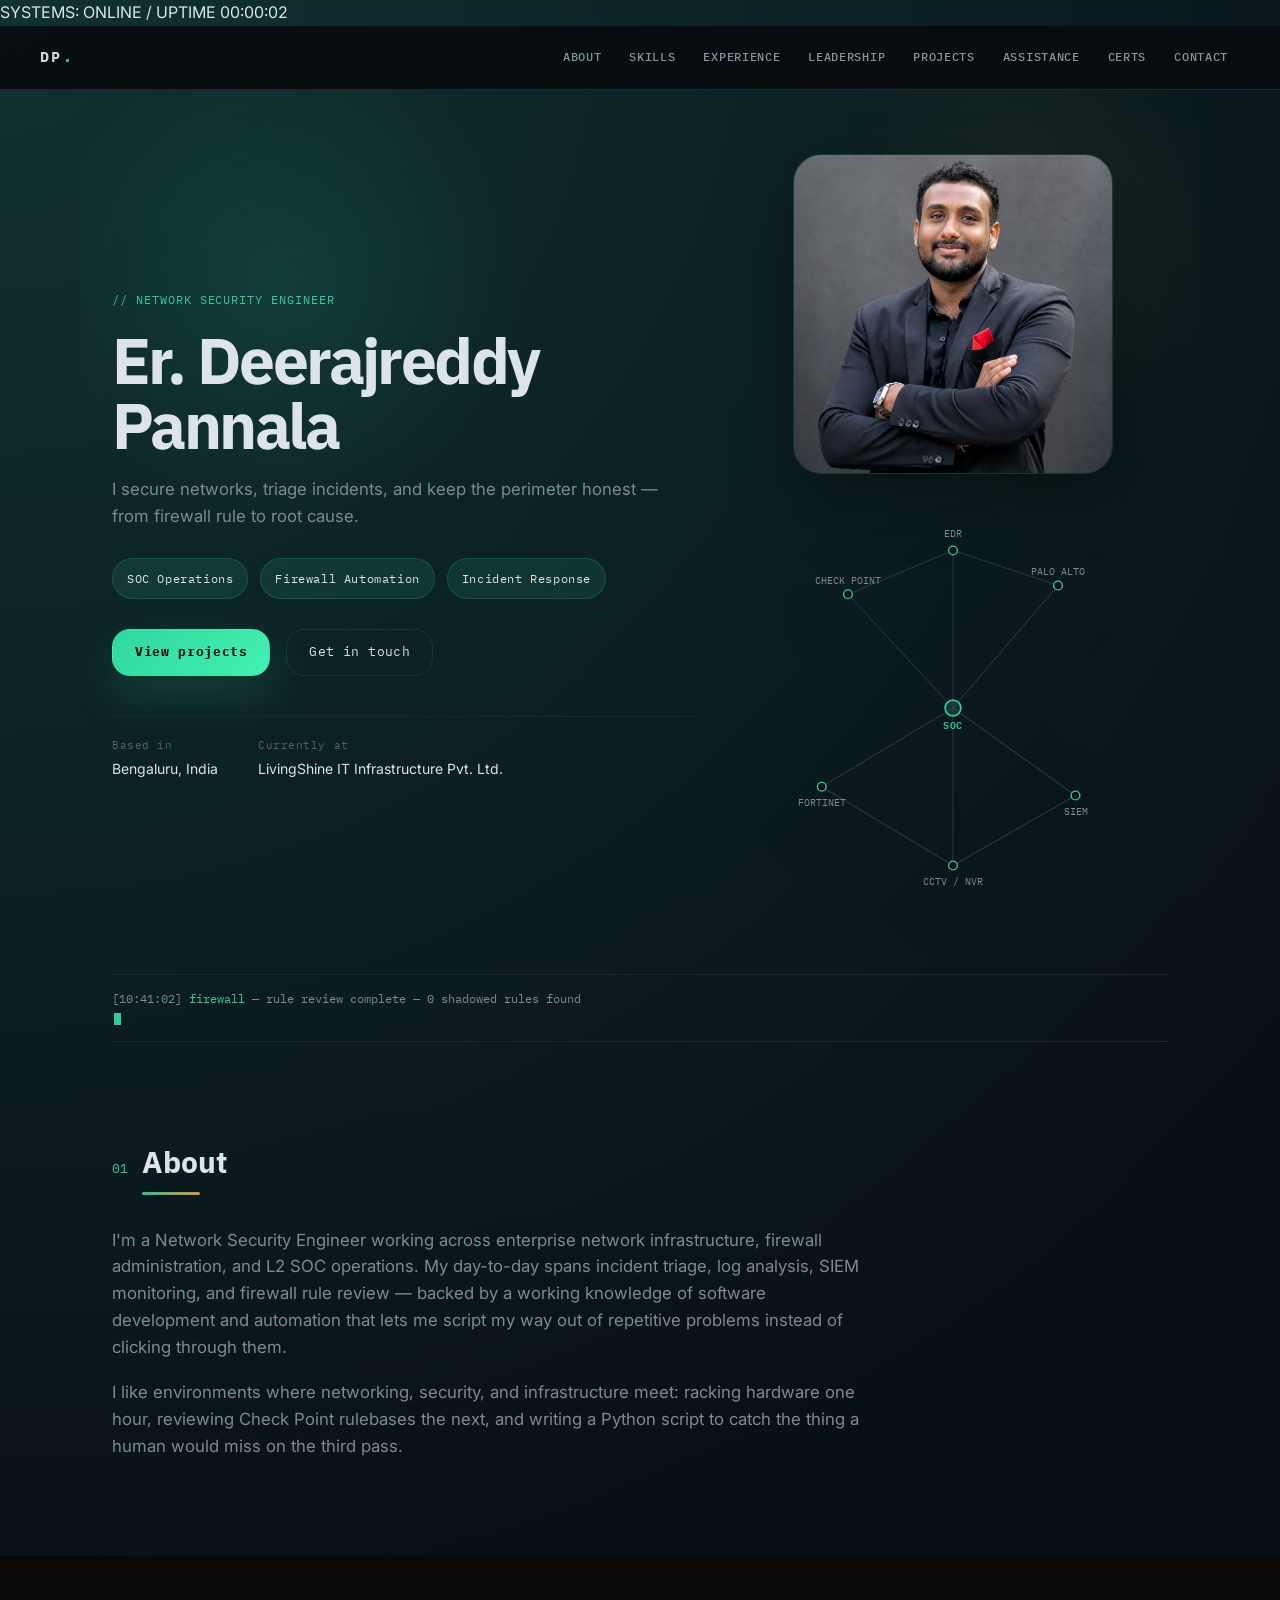
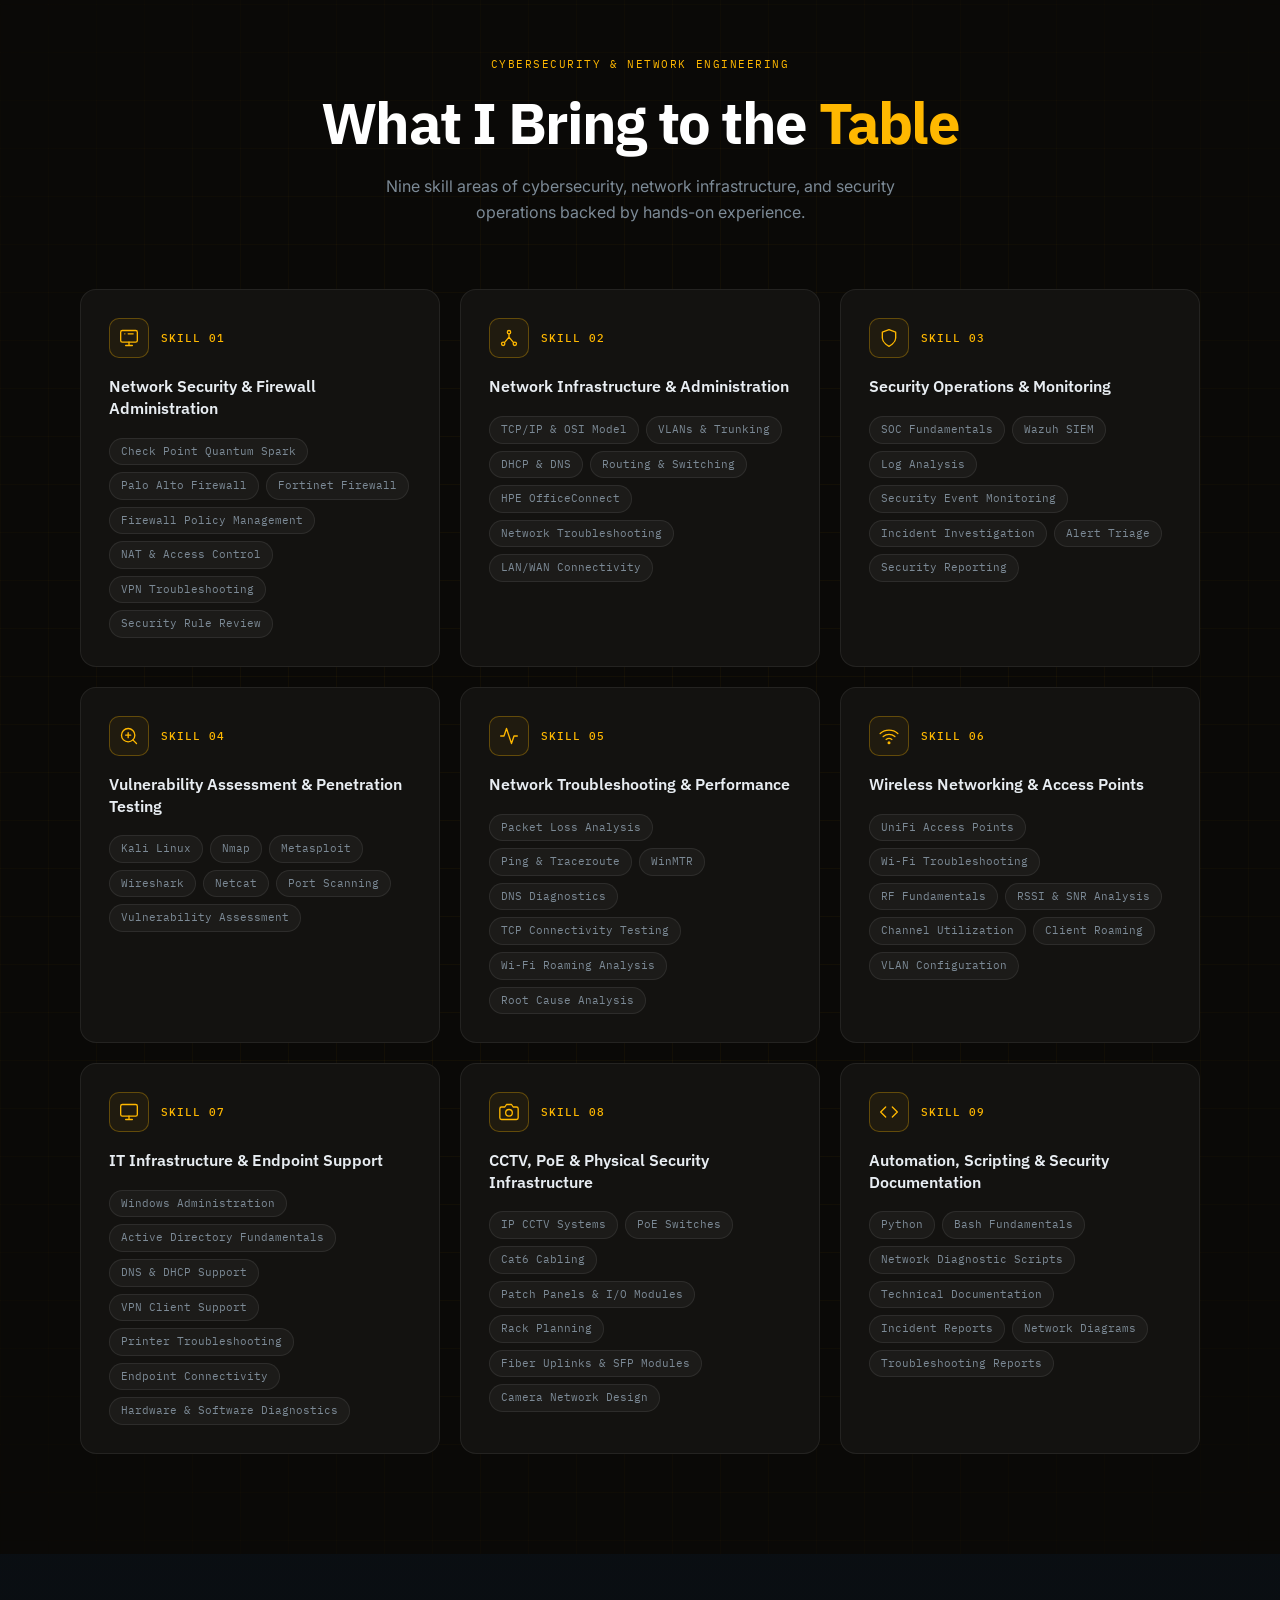
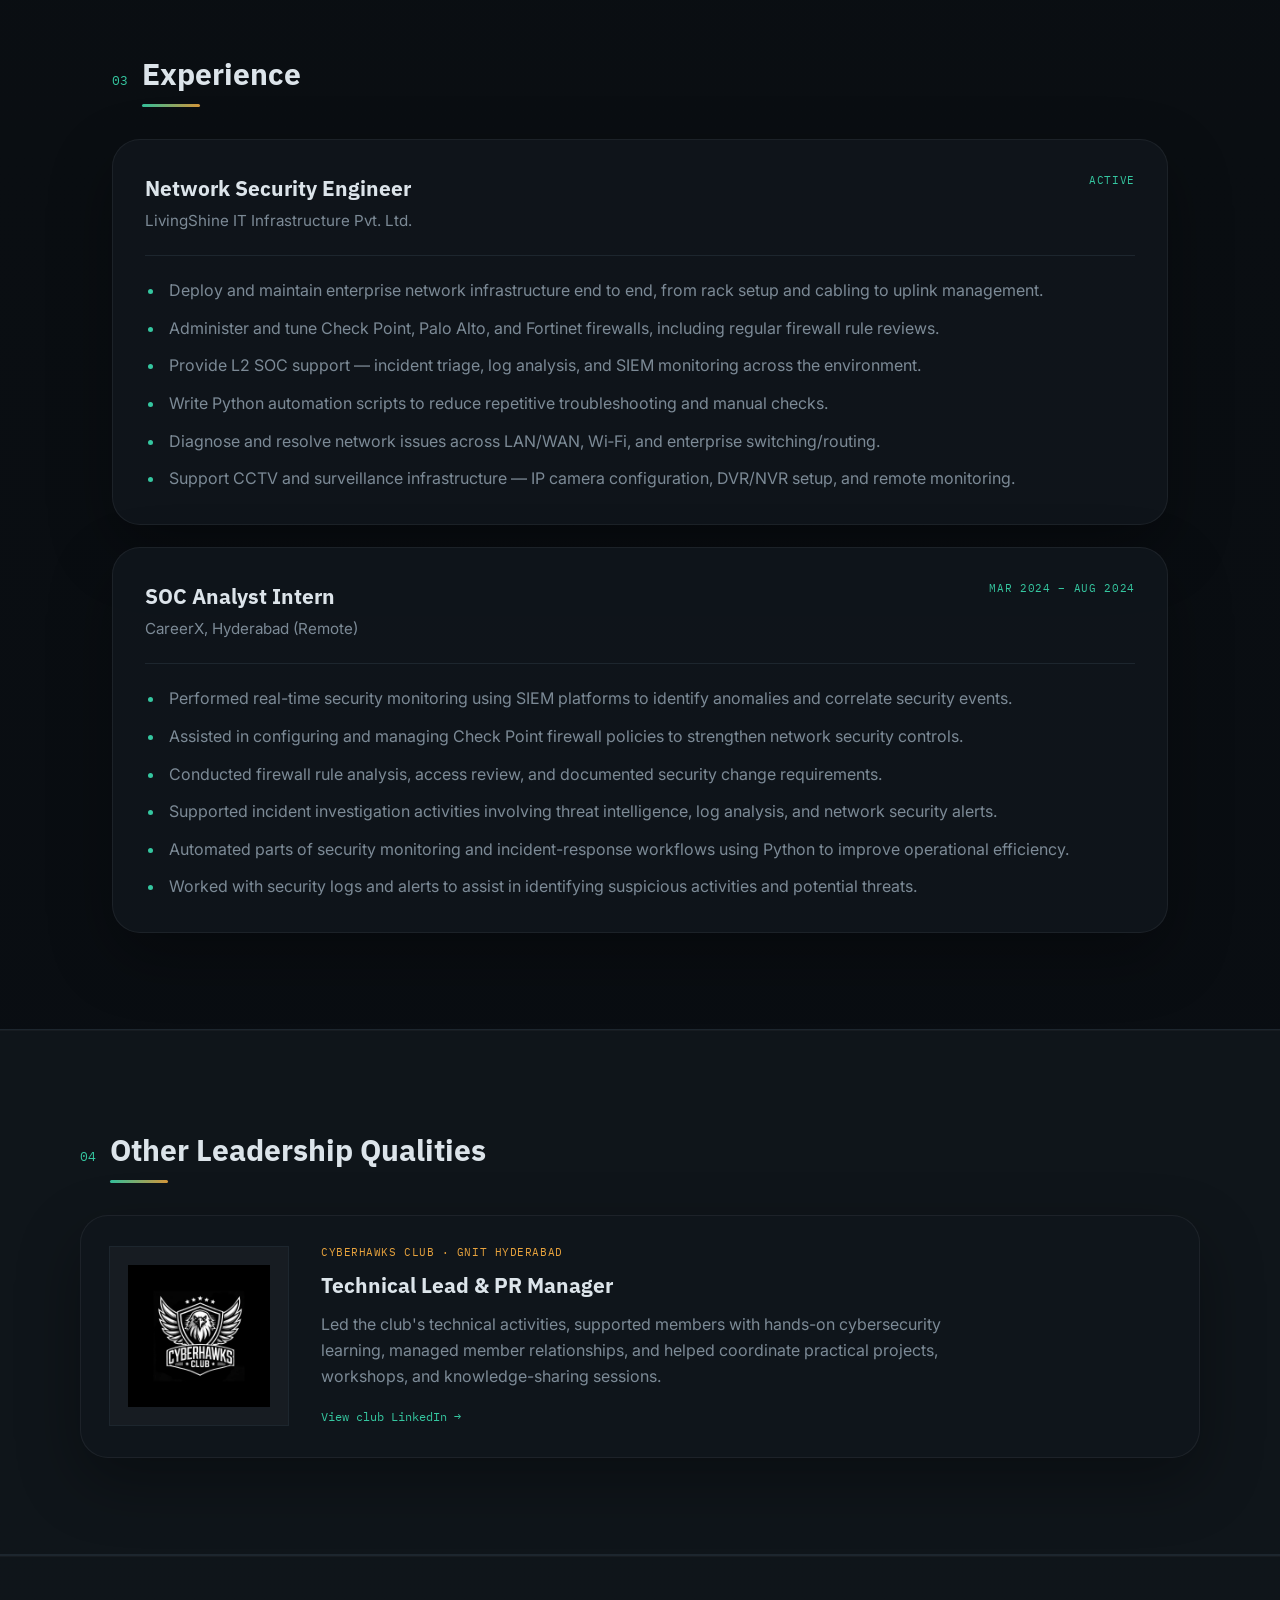
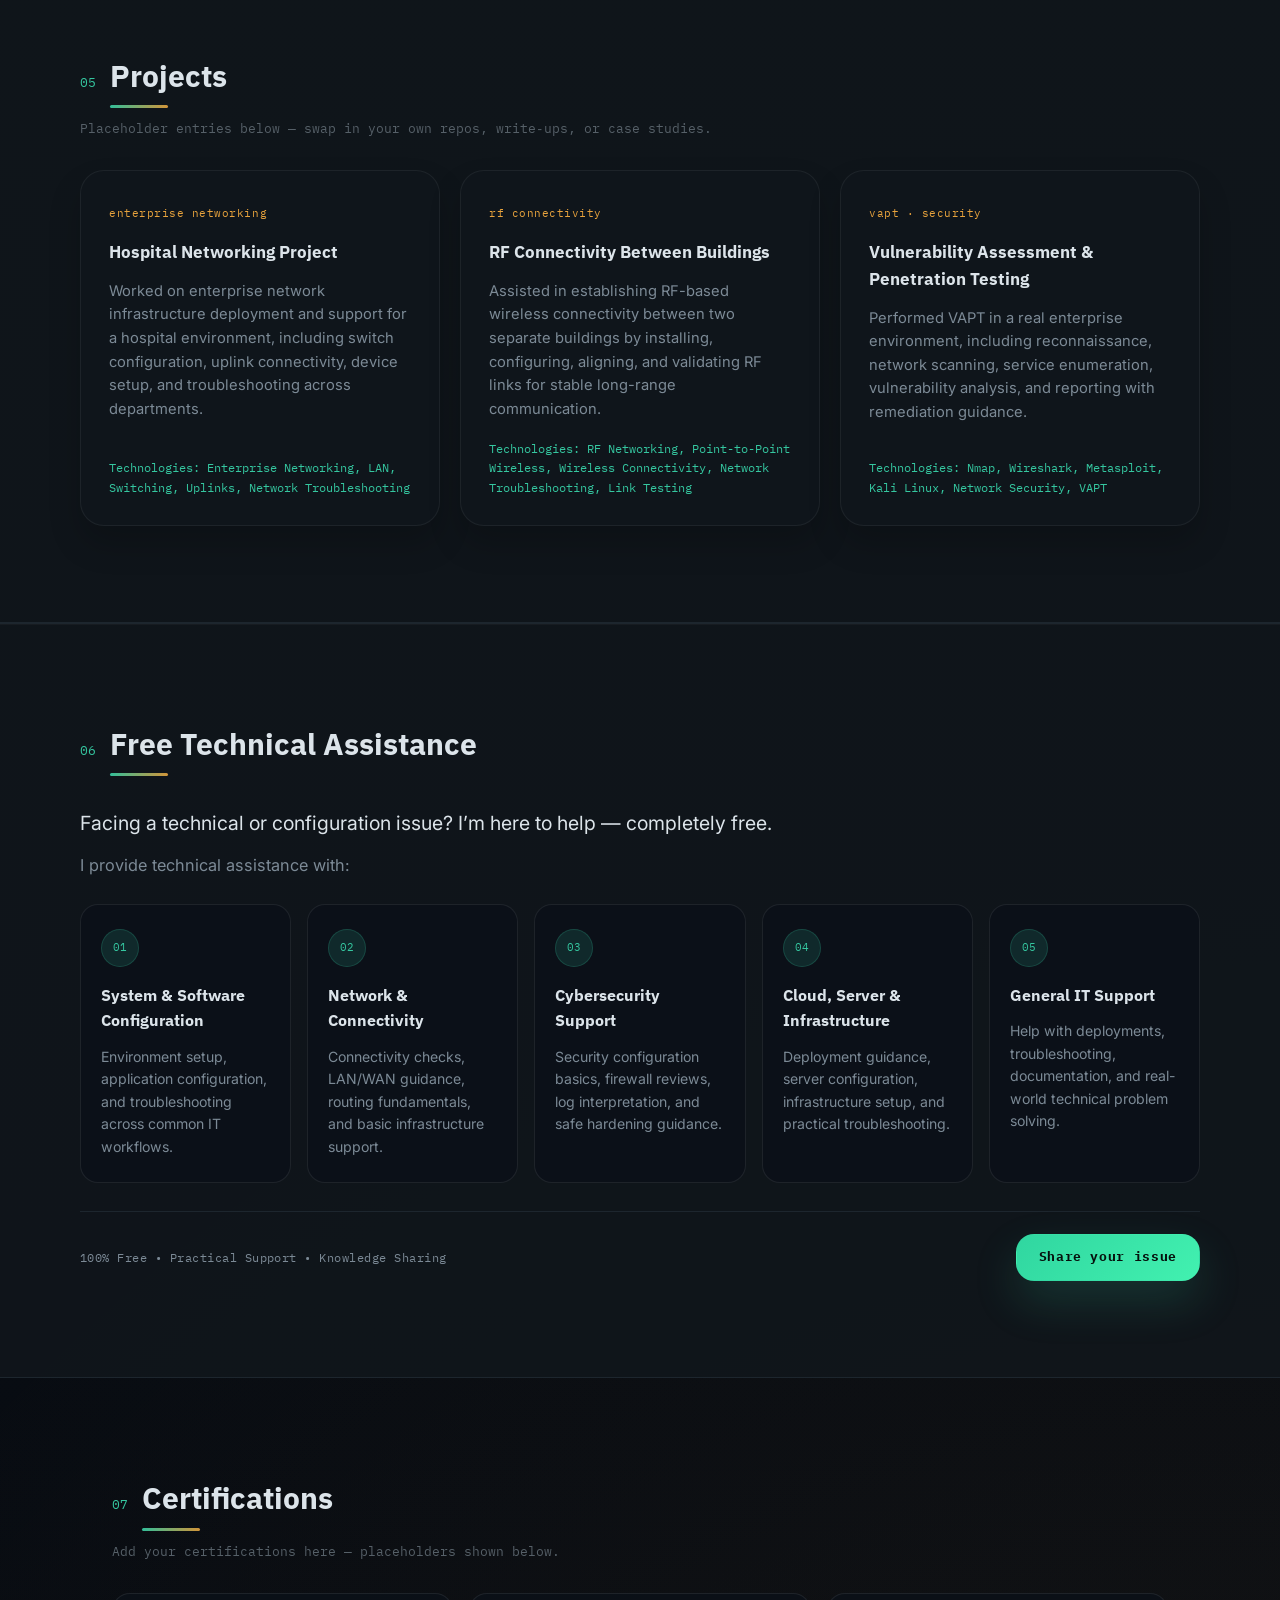
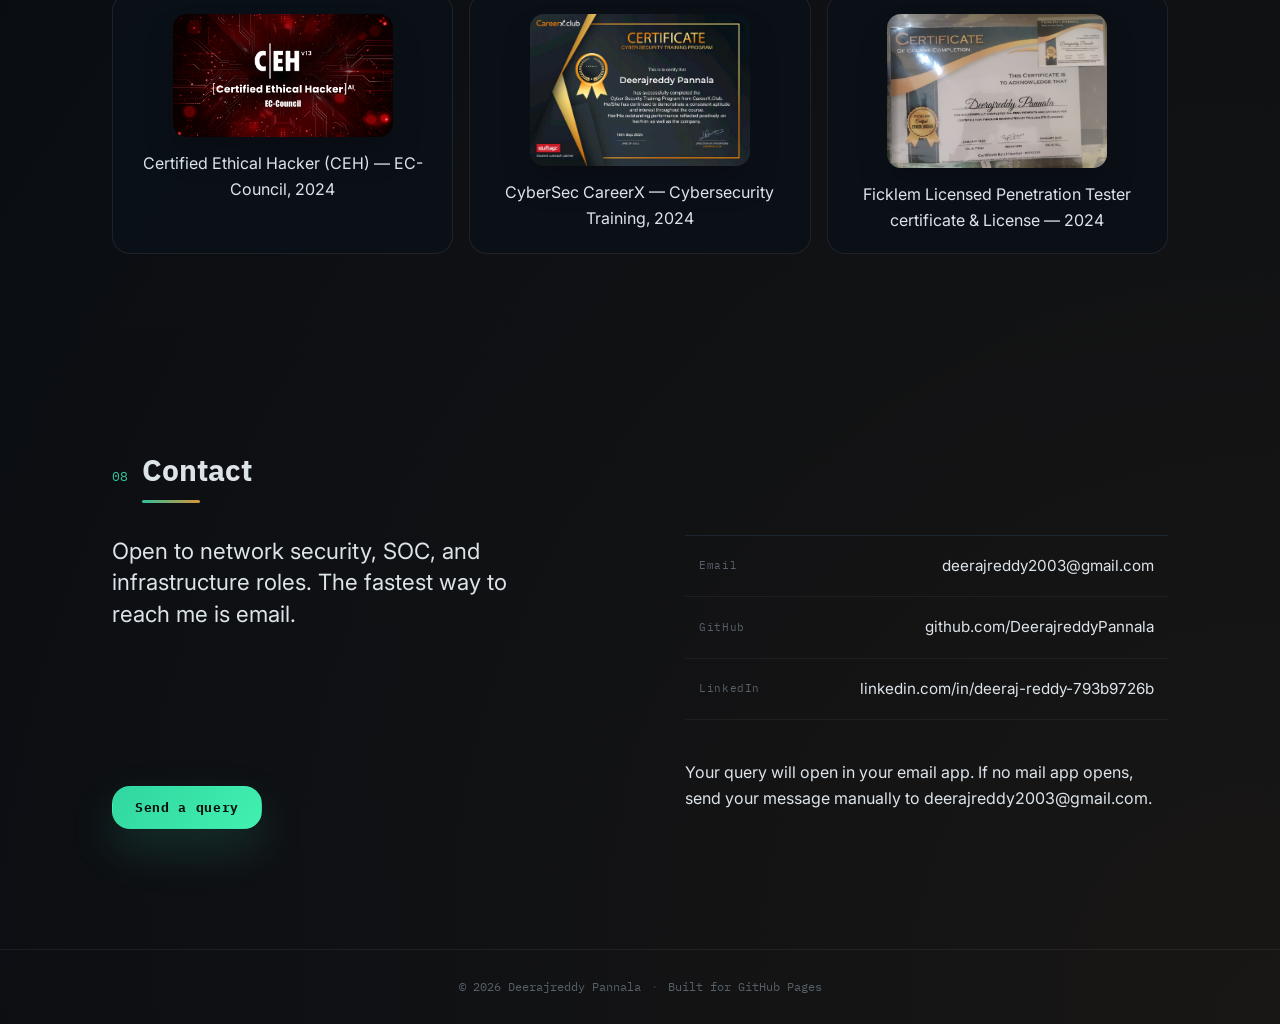
<file: index.html>
<!DOCTYPE html>
<html lang="en">
<head>
<meta charset="UTF-8">
<meta name="viewport" content="width=device-width, initial-scale=1.0">
<title>Er.Deerajreddy Pannala — Network Security Engineer</title>
<meta name="description" content="Portfolio of Deerajreddy Pannala, a Network Security Engineer specializing in SOC operations, firewall administration, and network infrastructure.">
<link rel="preconnect" href="https://fonts.googleapis.com">
<link rel="preconnect" href="https://fonts.gstatic.com" crossorigin>
<link href="https://fonts.googleapis.com/css2?family=IBM+Plex+Sans:wght@400;500;600;700&family=IBM+Plex+Mono:wght@400;500;600&family=Inter:wght@400;500;600&display=swap" rel="stylesheet">
<link rel="stylesheet" href="style.css">
</head>
<body>

<!-- ============ STATUS BAR ============ -->
<div class="statusbar">
  <span class="statusbar__dot" aria-hidden="true"></span>
  <span class="statusbar__text">SYSTEMS: ONLINE</span>
  <span class="statusbar__sep">/</span>
  <span class="statusbar__text statusbar__uptime" id="uptime">UPTIME 00:00:00</span>
</div>

<!-- ============ NAV ============ -->
<header class="nav" id="mainNav">
  <a href="#top" class="nav__logo" aria-label="Go to top">
    <span class="nav__logo-mark">DP</span><span class="nav__logo-dot">.</span>
  </a>
  <nav class="nav__links" id="navLinks" aria-label="Primary navigation">
    <a href="#about" class="nav__link">About</a>
    <a href="#skills" class="nav__link">Skills</a>
    <a href="#experience" class="nav__link">Experience</a>
    <a href="#leadership" class="nav__link">Leadership</a>
    <a href="#projects" class="nav__link">Projects</a>
    <a href="#assistance" class="nav__link">Assistance</a>
    <a href="#certs" class="nav__link">Certs</a>
    <a href="#contact" class="nav__link">Contact</a>
  </nav>
  <button class="nav__toggle" id="navToggle" aria-label="Toggle navigation" aria-expanded="false" aria-controls="navLinks">
    <span class="nav__toggle-bar"></span>
    <span class="nav__toggle-bar"></span>
    <span class="nav__toggle-bar"></span>
  </button>
</header>

<!-- ============ HERO ============ -->
<section class="hero" id="top">
  <div class="hero__grid">
    <div class="hero__content">
      <p class="eyebrow">// NETWORK SECURITY ENGINEER</p>
      <h1 class="hero__title">Er. Deerajreddy Pannala</h1>
      <p class="hero__tagline">I secure networks, triage incidents, and keep the perimeter honest — from firewall rule to root cause.</p>
      <div class="hero__badges">
        <span class="hero__badge">SOC Operations</span>
        <span class="hero__badge">Firewall Automation</span>
        <span class="hero__badge">Incident Response</span>
      </div>
      <div class="hero__cta">
        <a href="#projects" class="btn btn--primary">View projects</a>
        <a href="#contact" class="btn btn--ghost">Get in touch</a>
      </div>
      <div class="hero__meta">
        <div class="hero__meta-item"><span class="hero__meta-label">Based in</span><span>Bengaluru, India</span></div>
        <div class="hero__meta-item"><span class="hero__meta-label">Currently at</span><span>LivingShine IT Infrastructure Pvt. Ltd.</span></div>
      </div>
    </div>

    <div class="hero__topology" aria-hidden="true">
      <img src="deerajdp.png" alt="Portrait of Deerajreddy Pannala" class="hero__photo">
      <svg viewBox="0 0 480 480" class="topology-svg">
        <!-- connective lines -->
        <g class="topo-lines" stroke="var(--border-bright)" stroke-width="1.2" fill="none">
          <line x1="240" y1="240" x2="120" y2="110" class="line l1"/>
          <line x1="240" y1="240" x2="360" y2="100" class="line l2"/>
          <line x1="240" y1="240" x2="90"  y2="330" class="line l3"/>
          <line x1="240" y1="240" x2="380" y2="340" class="line l4"/>
          <line x1="240" y1="240" x2="240" y2="60"  class="line l5"/>
          <line x1="240" y1="240" x2="240" y2="420" class="line l6"/>
          <line x1="120" y1="110" x2="240" y2="60" class="line l7"/>
          <line x1="360" y1="100" x2="240" y2="60" class="line l8"/>
          <line x1="90"  y1="330" x2="240" y2="420" class="line l9"/>
          <line x1="380" y1="340" x2="240" y2="420" class="line l10"/>
        </g>
        <g class="topo-nodes">
          <circle cx="240" cy="240" r="9" class="node node--self"/>
          <circle cx="120" cy="110" r="5" class="node"/>
          <circle cx="360" cy="100" r="5" class="node"/>
          <circle cx="90"  cy="330" r="5" class="node"/>
          <circle cx="380" cy="340" r="5" class="node"/>
          <circle cx="240" cy="60"  r="5" class="node"/>
          <circle cx="240" cy="420" r="5" class="node"/>
        </g>
        <g class="topo-labels" font-family="IBM Plex Mono, monospace" font-size="11" fill="var(--text-muted)">
          <text x="240" y="264" text-anchor="middle" class="label label--self" fill="var(--accent-teal)">SOC</text>
          <text x="120" y="98"  text-anchor="middle">CHECK POINT</text>
          <text x="360" y="88"  text-anchor="middle">PALO ALTO</text>
          <text x="90"  y="352" text-anchor="middle">FORTINET</text>
          <text x="380" y="362" text-anchor="middle">SIEM</text>
          <text x="240" y="44"  text-anchor="middle">EDR</text>
          <text x="240" y="442" text-anchor="middle">CCTV / NVR</text>
        </g>
      </svg>
    </div>
  </div>

  <div class="hero__ticker" role="status" aria-live="off">
    <div class="hero__ticker-inner" id="logTicker"></div>
  </div>
</section>

<!-- ============ ABOUT ============ -->
<section class="section" id="about">
  <div class="section__head">
    <span class="section__tag">01</span>
    <h2 class="section__title">About</h2>
  </div>
  <div class="about__body">
    <p>
      I'm a Network Security Engineer working across enterprise network infrastructure, firewall
      administration, and L2 SOC operations. My day-to-day spans incident triage, log analysis,
      SIEM monitoring, and firewall rule review — backed by a working knowledge of software
      development and automation that lets me script my way out of repetitive problems instead
      of clicking through them.
    </p>
    <p>
      I like environments where networking, security, and infrastructure meet: racking hardware
      one hour, reviewing Check Point rulebases the next, and writing a Python script to catch
      the thing a human would miss on the third pass.
    </p>
  </div>
</section>

<!-- ============ SKILLS ============ -->
<section class="domains-section" id="skills">
  <div class="domains-bg-grid" aria-hidden="true"></div>

  <div class="domains-inner">
    <div class="domains-header">
      <p class="domains-eyebrow">CYBERSECURITY &amp; NETWORK ENGINEERING</p>
      <h2 class="domains-title">What I Bring to the <span class="domains-title--amber">Table</span></h2>
      <p class="domains-subtitle">Nine skill areas of cybersecurity, network infrastructure, and security operations backed by hands-on experience.</p>
    </div>

    <div class="domains-grid">

      <!-- S01 -->
      <article class="domain-card" data-animate>
        <div class="domain-card__top">
          <div class="domain-card__icon" aria-hidden="true">
            <svg width="20" height="20" viewBox="0 0 24 24" fill="none" stroke="currentColor" stroke-width="1.6" stroke-linecap="round" stroke-linejoin="round"><rect x="2" y="3" width="20" height="14" rx="2"/><path d="M8 21h8M12 17v4"/><path d="M7 7h.01M11 7h6"/></svg>
          </div>
          <span class="domain-card__num">SKILL 01</span>
        </div>
        <h3 class="domain-card__title">Network Security &amp; Firewall Administration</h3>
        <div class="domain-tag-list">
          <span class="domain-tag">Check Point Quantum Spark</span>
          <span class="domain-tag">Palo Alto Firewall</span>
          <span class="domain-tag">Fortinet Firewall</span>
          <span class="domain-tag">Firewall Policy Management</span>
          <span class="domain-tag">NAT &amp; Access Control</span>
          <span class="domain-tag">VPN Troubleshooting</span>
          <span class="domain-tag">Security Rule Review</span>
        </div>
      </article>

      <!-- S02 -->
      <article class="domain-card" data-animate>
        <div class="domain-card__top">
          <div class="domain-card__icon" aria-hidden="true">
            <svg width="20" height="20" viewBox="0 0 24 24" fill="none" stroke="currentColor" stroke-width="1.6" stroke-linecap="round" stroke-linejoin="round"><circle cx="12" cy="5" r="2"/><circle cx="5" cy="19" r="2"/><circle cx="19" cy="19" r="2"/><path d="M12 7v4M12 11l-5 6M12 11l5 6"/></svg>
          </div>
          <span class="domain-card__num">SKILL 02</span>
        </div>
        <h3 class="domain-card__title">Network Infrastructure &amp; Administration</h3>
        <div class="domain-tag-list">
          <span class="domain-tag">TCP/IP &amp; OSI Model</span>
          <span class="domain-tag">VLANs &amp; Trunking</span>
          <span class="domain-tag">DHCP &amp; DNS</span>
          <span class="domain-tag">Routing &amp; Switching</span>
          <span class="domain-tag">HPE OfficeConnect</span>
          <span class="domain-tag">Network Troubleshooting</span>
          <span class="domain-tag">LAN/WAN Connectivity</span>
        </div>
      </article>

      <!-- S03 -->
      <article class="domain-card" data-animate>
        <div class="domain-card__top">
          <div class="domain-card__icon" aria-hidden="true">
            <svg width="20" height="20" viewBox="0 0 24 24" fill="none" stroke="currentColor" stroke-width="1.6" stroke-linecap="round" stroke-linejoin="round"><path d="M12 22s8-4 8-10V5l-8-3-8 3v7c0 6 8 10 8 10z"/></svg>
          </div>
          <span class="domain-card__num">SKILL 03</span>
        </div>
        <h3 class="domain-card__title">Security Operations &amp; Monitoring</h3>
        <div class="domain-tag-list">
          <span class="domain-tag">SOC Fundamentals</span>
          <span class="domain-tag">Wazuh SIEM</span>
          <span class="domain-tag">Log Analysis</span>
          <span class="domain-tag">Security Event Monitoring</span>
          <span class="domain-tag">Incident Investigation</span>
          <span class="domain-tag">Alert Triage</span>
          <span class="domain-tag">Security Reporting</span>
        </div>
      </article>

      <!-- S04 -->
      <article class="domain-card" data-animate>
        <div class="domain-card__top">
          <div class="domain-card__icon" aria-hidden="true">
            <svg width="20" height="20" viewBox="0 0 24 24" fill="none" stroke="currentColor" stroke-width="1.6" stroke-linecap="round" stroke-linejoin="round"><circle cx="11" cy="11" r="8"/><path d="m21 21-4.35-4.35"/><path d="M11 8v6M8 11h6"/></svg>
          </div>
          <span class="domain-card__num">SKILL 04</span>
        </div>
        <h3 class="domain-card__title">Vulnerability Assessment &amp; Penetration Testing</h3>
        <div class="domain-tag-list">
          <span class="domain-tag">Kali Linux</span>
          <span class="domain-tag">Nmap</span>
          <span class="domain-tag">Metasploit</span>
          <span class="domain-tag">Wireshark</span>
          <span class="domain-tag">Netcat</span>
          <span class="domain-tag">Port Scanning</span>
          <span class="domain-tag">Vulnerability Assessment</span>
        </div>
      </article>

      <!-- S05 -->
      <article class="domain-card" data-animate>
        <div class="domain-card__top">
          <div class="domain-card__icon" aria-hidden="true">
            <svg width="20" height="20" viewBox="0 0 24 24" fill="none" stroke="currentColor" stroke-width="1.6" stroke-linecap="round" stroke-linejoin="round"><polyline points="22 12 18 12 15 21 9 3 6 12 2 12"/></svg>
          </div>
          <span class="domain-card__num">SKILL 05</span>
        </div>
        <h3 class="domain-card__title">Network Troubleshooting &amp; Performance</h3>
        <div class="domain-tag-list">
          <span class="domain-tag">Packet Loss Analysis</span>
          <span class="domain-tag">Ping &amp; Traceroute</span>
          <span class="domain-tag">WinMTR</span>
          <span class="domain-tag">DNS Diagnostics</span>
          <span class="domain-tag">TCP Connectivity Testing</span>
          <span class="domain-tag">Wi-Fi Roaming Analysis</span>
          <span class="domain-tag">Root Cause Analysis</span>
        </div>
      </article>

      <!-- S06 -->
      <article class="domain-card" data-animate>
        <div class="domain-card__top">
          <div class="domain-card__icon" aria-hidden="true">
            <svg width="20" height="20" viewBox="0 0 24 24" fill="none" stroke="currentColor" stroke-width="1.6" stroke-linecap="round" stroke-linejoin="round"><path d="M5 12.55a11 11 0 0 1 14.08 0"/><path d="M1.42 9a16 16 0 0 1 21.16 0"/><path d="M8.53 16.11a6 6 0 0 1 6.95 0"/><circle cx="12" cy="20" r="1"/></svg>
          </div>
          <span class="domain-card__num">SKILL 06</span>
        </div>
        <h3 class="domain-card__title">Wireless Networking &amp; Access Points</h3>
        <div class="domain-tag-list">
          <span class="domain-tag">UniFi Access Points</span>
          <span class="domain-tag">Wi-Fi Troubleshooting</span>
          <span class="domain-tag">RF Fundamentals</span>
          <span class="domain-tag">RSSI &amp; SNR Analysis</span>
          <span class="domain-tag">Channel Utilization</span>
          <span class="domain-tag">Client Roaming</span>
          <span class="domain-tag">VLAN Configuration</span>
        </div>
      </article>

      <!-- S07 -->
      <article class="domain-card" data-animate>
        <div class="domain-card__top">
          <div class="domain-card__icon" aria-hidden="true">
            <svg width="20" height="20" viewBox="0 0 24 24" fill="none" stroke="currentColor" stroke-width="1.6" stroke-linecap="round" stroke-linejoin="round"><rect x="2" y="3" width="20" height="14" rx="2"/><path d="M8 21h8M12 17v4"/></svg>
          </div>
          <span class="domain-card__num">SKILL 07</span>
        </div>
        <h3 class="domain-card__title">IT Infrastructure &amp; Endpoint Support</h3>
        <div class="domain-tag-list">
          <span class="domain-tag">Windows Administration</span>
          <span class="domain-tag">Active Directory Fundamentals</span>
          <span class="domain-tag">DNS &amp; DHCP Support</span>
          <span class="domain-tag">VPN Client Support</span>
          <span class="domain-tag">Printer Troubleshooting</span>
          <span class="domain-tag">Endpoint Connectivity</span>
          <span class="domain-tag">Hardware &amp; Software Diagnostics</span>
        </div>
      </article>

      <!-- S08 -->
      <article class="domain-card" data-animate>
        <div class="domain-card__top">
          <div class="domain-card__icon" aria-hidden="true">
            <svg width="20" height="20" viewBox="0 0 24 24" fill="none" stroke="currentColor" stroke-width="1.6" stroke-linecap="round" stroke-linejoin="round"><path d="M23 19a2 2 0 0 1-2 2H3a2 2 0 0 1-2-2V8a2 2 0 0 1 2-2h4l2-3h6l2 3h4a2 2 0 0 1 2 2z"/><circle cx="12" cy="13" r="4"/></svg>
          </div>
          <span class="domain-card__num">SKILL 08</span>
        </div>
        <h3 class="domain-card__title">CCTV, PoE &amp; Physical Security Infrastructure</h3>
        <div class="domain-tag-list">
          <span class="domain-tag">IP CCTV Systems</span>
          <span class="domain-tag">PoE Switches</span>
          <span class="domain-tag">Cat6 Cabling</span>
          <span class="domain-tag">Patch Panels &amp; I/O Modules</span>
          <span class="domain-tag">Rack Planning</span>
          <span class="domain-tag">Fiber Uplinks &amp; SFP Modules</span>
          <span class="domain-tag">Camera Network Design</span>
        </div>
      </article>

      <!-- S09 -->
      <article class="domain-card" data-animate>
        <div class="domain-card__top">
          <div class="domain-card__icon" aria-hidden="true">
            <svg width="20" height="20" viewBox="0 0 24 24" fill="none" stroke="currentColor" stroke-width="1.6" stroke-linecap="round" stroke-linejoin="round"><polyline points="16 18 22 12 16 6"/><polyline points="8 6 2 12 8 18"/></svg>
          </div>
          <span class="domain-card__num">SKILL 09</span>
        </div>
        <h3 class="domain-card__title">Automation, Scripting &amp; Security Documentation</h3>
        <div class="domain-tag-list">
          <span class="domain-tag">Python</span>
          <span class="domain-tag">Bash Fundamentals</span>
          <span class="domain-tag">Network Diagnostic Scripts</span>
          <span class="domain-tag">Technical Documentation</span>
          <span class="domain-tag">Incident Reports</span>
          <span class="domain-tag">Network Diagrams</span>
          <span class="domain-tag">Troubleshooting Reports</span>
        </div>
      </article>

    </div>
  </div>
</section>

<!-- ============ EXPERIENCE ============ -->
<section class="section" id="experience">
  <div class="section__head">
    <span class="section__tag">03</span>
    <h2 class="section__title">Experience</h2>
  </div>

  <div class="exp-card">
    <div class="exp-card__head">
      <div>
        <h3>Network Security Engineer</h3>
        <p class="exp-card__org">LivingShine IT Infrastructure Pvt. Ltd.</p>
      </div>
      <span class="exp-card__status">
        <span class="statusbar__dot statusbar__dot--sm" aria-hidden="true"></span>ACTIVE
      </span>
    </div>
    <ul class="exp-card__list">
      <li>Deploy and maintain enterprise network infrastructure end to end, from rack setup and cabling to uplink management.</li>
      <li>Administer and tune Check Point, Palo Alto, and Fortinet firewalls, including regular firewall rule reviews.</li>
      <li>Provide L2 SOC support — incident triage, log analysis, and SIEM monitoring across the environment.</li>
      <li>Write Python automation scripts to reduce repetitive troubleshooting and manual checks.</li>
      <li>Diagnose and resolve network issues across LAN/WAN, Wi‑Fi, and enterprise switching/routing.</li>
      <li>Support CCTV and surveillance infrastructure — IP camera configuration, DVR/NVR setup, and remote monitoring.</li>
    </ul>
  </div>

  <div class="exp-card">
    <div class="exp-card__head">
      <div>
        <h3>SOC Analyst Intern</h3>
        <p class="exp-card__org">CareerX, Hyderabad (Remote)</p>
      </div>
      <span class="exp-card__status">
        <span class="statusbar__dot statusbar__dot--sm" aria-hidden="true"></span>MAR 2024 – AUG 2024
      </span>
    </div>
    <ul class="exp-card__list">
      <li>Performed real-time security monitoring using SIEM platforms to identify anomalies and correlate security events.</li>
      <li>Assisted in configuring and managing Check Point firewall policies to strengthen network security controls.</li>
      <li>Conducted firewall rule analysis, access review, and documented security change requirements.</li>
      <li>Supported incident investigation activities involving threat intelligence, log analysis, and network security alerts.</li>
      <li>Automated parts of security monitoring and incident-response workflows using Python to improve operational efficiency.</li>
      <li>Worked with security logs and alerts to assist in identifying suspicious activities and potential threats.</li>
    </ul>
  </div>
</section>

<!-- ============ LEADERSHIP ============ -->
<section class="section section--panel" id="leadership">
  <div class="section__head">
    <span class="section__tag">04</span>
    <h2 class="section__title">Other Leadership Qualities</h2>
  </div>

  <article class="leadership-card">
    <a href="https://www.linkedin.com/company/cyberhawks-club-gnit-hyd/" class="leadership-card__logo" target="_blank" rel="noopener" aria-label="Visit CyberHawks Club on LinkedIn">
      <img src="./cyberhawk.png.jpg" alt="CyberHawks Club logo" class="leadership-card__image" onerror="this.hidden = true; this.parentElement.classList.add('logo-missing');">
    </a>
    <div class="leadership-card__body">
      <p class="leadership-card__eyebrow">CyberHawks Club · GNIT Hyderabad</p>
      <h3>Technical Lead &amp; PR Manager</h3>
      <p>Led the club's technical activities, supported members with hands-on cybersecurity learning, managed member relationships, and helped coordinate practical projects, workshops, and knowledge-sharing sessions.</p>
      <a href="https://www.linkedin.com/company/cyberhawks-club-gnit-hyd/" class="project-card__link" target="_blank" rel="noopener">View club LinkedIn →</a>
    </div>
  </article>
</section>

<!-- ============ PROJECTS ============ -->
<section class="section section--panel" id="projects">
  <div class="section__head">
    <span class="section__tag">05</span>
    <h2 class="section__title">Projects</h2>
  </div>
  <p class="section__note">Placeholder entries below — swap in your own repos, write‑ups, or case studies.</p>

  <div class="project-grid">
    <article class="project-card">
      <div class="project-card__top">
        <span class="project-card__tag">enterprise networking</span>
      </div>
      <h3>Hospital Networking Project</h3>
      <p>Worked on enterprise network infrastructure deployment and support for a hospital environment, including switch configuration, uplink connectivity, device setup, and troubleshooting across departments.</p>
      <span class="project-card__link">Technologies: Enterprise Networking, LAN, Switching, Uplinks, Network Troubleshooting</span>
    </article>

    <article class="project-card">
      <div class="project-card__top">
        <span class="project-card__tag">rf connectivity</span>
      </div>
      <h3>RF Connectivity Between Buildings</h3>
      <p>Assisted in establishing RF-based wireless connectivity between two separate buildings by installing, configuring, aligning, and validating RF links for stable long-range communication.</p>
      <span class="project-card__link">Technologies: RF Networking, Point-to-Point Wireless, Wireless Connectivity, Network Troubleshooting, Link Testing</span>
    </article>

    <article class="project-card">
      <div class="project-card__top">
        <span class="project-card__tag">vapt · security</span>
      </div>
      <h3>Vulnerability Assessment & Penetration Testing</h3>
      <p>Performed VAPT in a real enterprise environment, including reconnaissance, network scanning, service enumeration, vulnerability analysis, and reporting with remediation guidance.</p>
      <span class="project-card__link">Technologies: Nmap, Wireshark, Metasploit, Kali Linux, Network Security, VAPT</span>
    </article>
  </div>
</section>

<!-- ============ FREE TECHNICAL ASSISTANCE ============ -->
<section class="section section--panel assistance-section" id="assistance">
  <div class="section__head">
    <span class="section__tag">06</span>
    <h2 class="section__title">Free Technical Assistance</h2>
  </div>

  <div class="assistance__intro">
    <p>Facing a technical or configuration issue? I’m here to help — completely free.</p>
    <p>I provide technical assistance with:</p>
  </div>

  <div class="assistance-grid">
    <article class="assistance-card">
      <span class="assistance-card__icon">01</span>
      <h3>System &amp; Software Configuration</h3>
      <p>Environment setup, application configuration, and troubleshooting across common IT workflows.</p>
    </article>
    <article class="assistance-card">
      <span class="assistance-card__icon">02</span>
      <h3>Network &amp; Connectivity</h3>
      <p>Connectivity checks, LAN/WAN guidance, routing fundamentals, and basic infrastructure support.</p>
    </article>
    <article class="assistance-card">
      <span class="assistance-card__icon">03</span>
      <h3>Cybersecurity Support</h3>
      <p>Security configuration basics, firewall reviews, log interpretation, and safe hardening guidance.</p>
    </article>
    <article class="assistance-card">
      <span class="assistance-card__icon">04</span>
      <h3>Cloud, Server &amp; Infrastructure</h3>
      <p>Deployment guidance, server configuration, infrastructure setup, and practical troubleshooting.</p>
    </article>
    <article class="assistance-card">
      <span class="assistance-card__icon">05</span>
      <h3>General IT Support</h3>
      <p>Help with deployments, troubleshooting, documentation, and real-world technical problem solving.</p>
    </article>
  </div>

  <div class="assistance__callout">
    <span class="assistance__callout-text">100% Free • Practical Support • Knowledge Sharing</span>
    <a href="#contact" class="btn btn--primary">Share your issue</a>
  </div>
</section>

<!-- ============ CERTIFICATIONS ============ -->
<section class="section" id="certs">
  <div class="section__head">
    <span class="section__tag">07</span>
    <h2 class="section__title">Certifications</h2>
  </div>
  <p class="section__note">Add your certifications here — placeholders shown below.</p>

  <div class="cert-grid">
    <div class="cert-card">
      <img src="./CEHv13.png" alt="Certified Ethical Hacker certificate" class="cert-card__image">
      <p>Certified Ethical Hacker (CEH) — EC-Council, 2024</p>
    </div>
    <div class="cert-card">
      <img src="./cybersec carrerx1.png" alt="CyberSec CareerX certificate" class="cert-card__image">
      <p>CyberSec CareerX — Cybersecurity Training, 2024</p>
    </div>
    <div class="cert-card">
      <img src="./ficklem.jpeg" alt="Ficklem Licensed Penetration Tester certificate" class="cert-card__image">
      <p>Ficklem Licensed Penetration Tester certificate &amp; License — 2024</p>
    </div>
  </div>
</section>

<!-- ============ CONTACT ============ -->
<section class="section section--contact" id="contact">
  <div class="section__head">
    <span class="section__tag">08</span>
    <h2 class="section__title">Contact</h2>
  </div>

  <div class="contact__grid">
    <p class="contact__lead">
      Open to network security, SOC, and infrastructure roles. The fastest way to reach me is email.
    </p>
    <div class="contact__links">
      <a href="mailto:deerajreddy2003@gmail.com" class="contact__link">
        <span class="contact__link-label">Email</span>
        <span class="contact__link-value">deerajreddy2003@gmail.com</span>
      </a>
      <a href="https://github.com/DeerajreddyPannala" class="contact__link" target="_blank" rel="noopener">
        <span class="contact__link-label">GitHub</span>
        <span class="contact__link-value">github.com/DeerajreddyPannala</span>
      </a>
      <a href="https://www.linkedin.com/in/deeraj-reddy-793b9726b/" class="contact__link" target="_blank" rel="noopener">
        <span class="contact__link-label">LinkedIn</span>
        <span class="contact__link-value">linkedin.com/in/deeraj-reddy-793b9726b</span>
      </a>
    </div>
    <div class="contact__cta">
      <button id="openQueryBtn" class="btn btn--primary">Send a query</button>
    </div>
    <p class="contact__note">Your query will open in your email app. If no mail app opens, send your message manually to <a href="mailto:deerajreddy2003@gmail.com">deerajreddy2003@gmail.com</a>.</p>
  </div>
</section>

<div class="modal-overlay hidden" id="queryModal" aria-hidden="true">
  <div class="modal" role="dialog" aria-modal="true" aria-labelledby="queryModalTitle">
    <button class="modal__close" id="closeQueryBtn" aria-label="Close query form">×</button>
    <h3 id="queryModalTitle">Send a query</h3>
    <p class="modal__note">Ask any question or enquiry and I will receive it via email. A mail app must be configured in your browser or operating system.</p>
    <form id="queryForm" class="modal__form">
      <label class="modal__label">Name
        <input type="text" name="name" required>
      </label>
      <label class="modal__label">Email
        <input type="email" name="email" required>
      </label>
      <label class="modal__label">Message
        <textarea name="message" rows="5" required></textarea>
      </label>
      <button type="submit" class="btn btn--primary">Send message</button>
    </form>
  </div>
</div>

<footer class="footer">
  <span>© <span id="year"></span> Deerajreddy Pannala</span>
  <span class="footer__sep">·</span>
  <span>Built for GitHub Pages</span>
</footer>

<script src="script.js"></script>
</body>
</html>
</file>
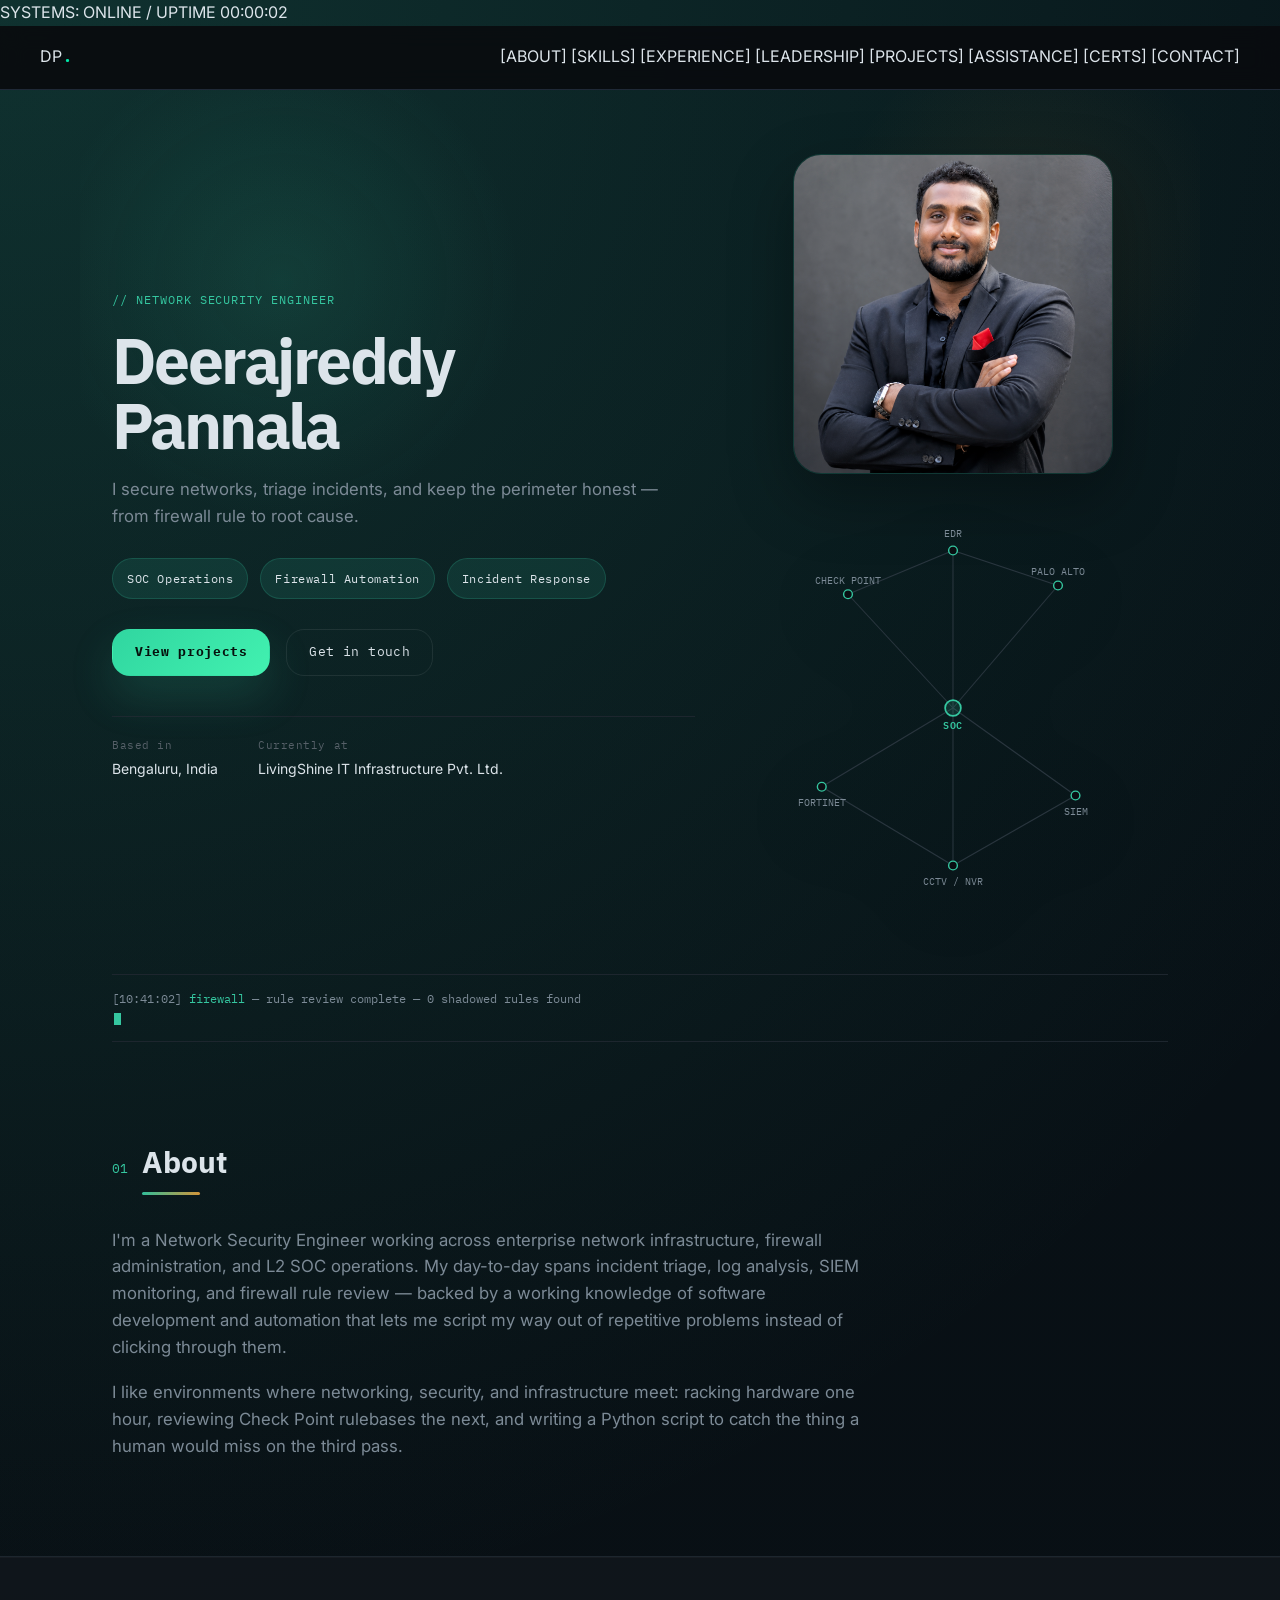
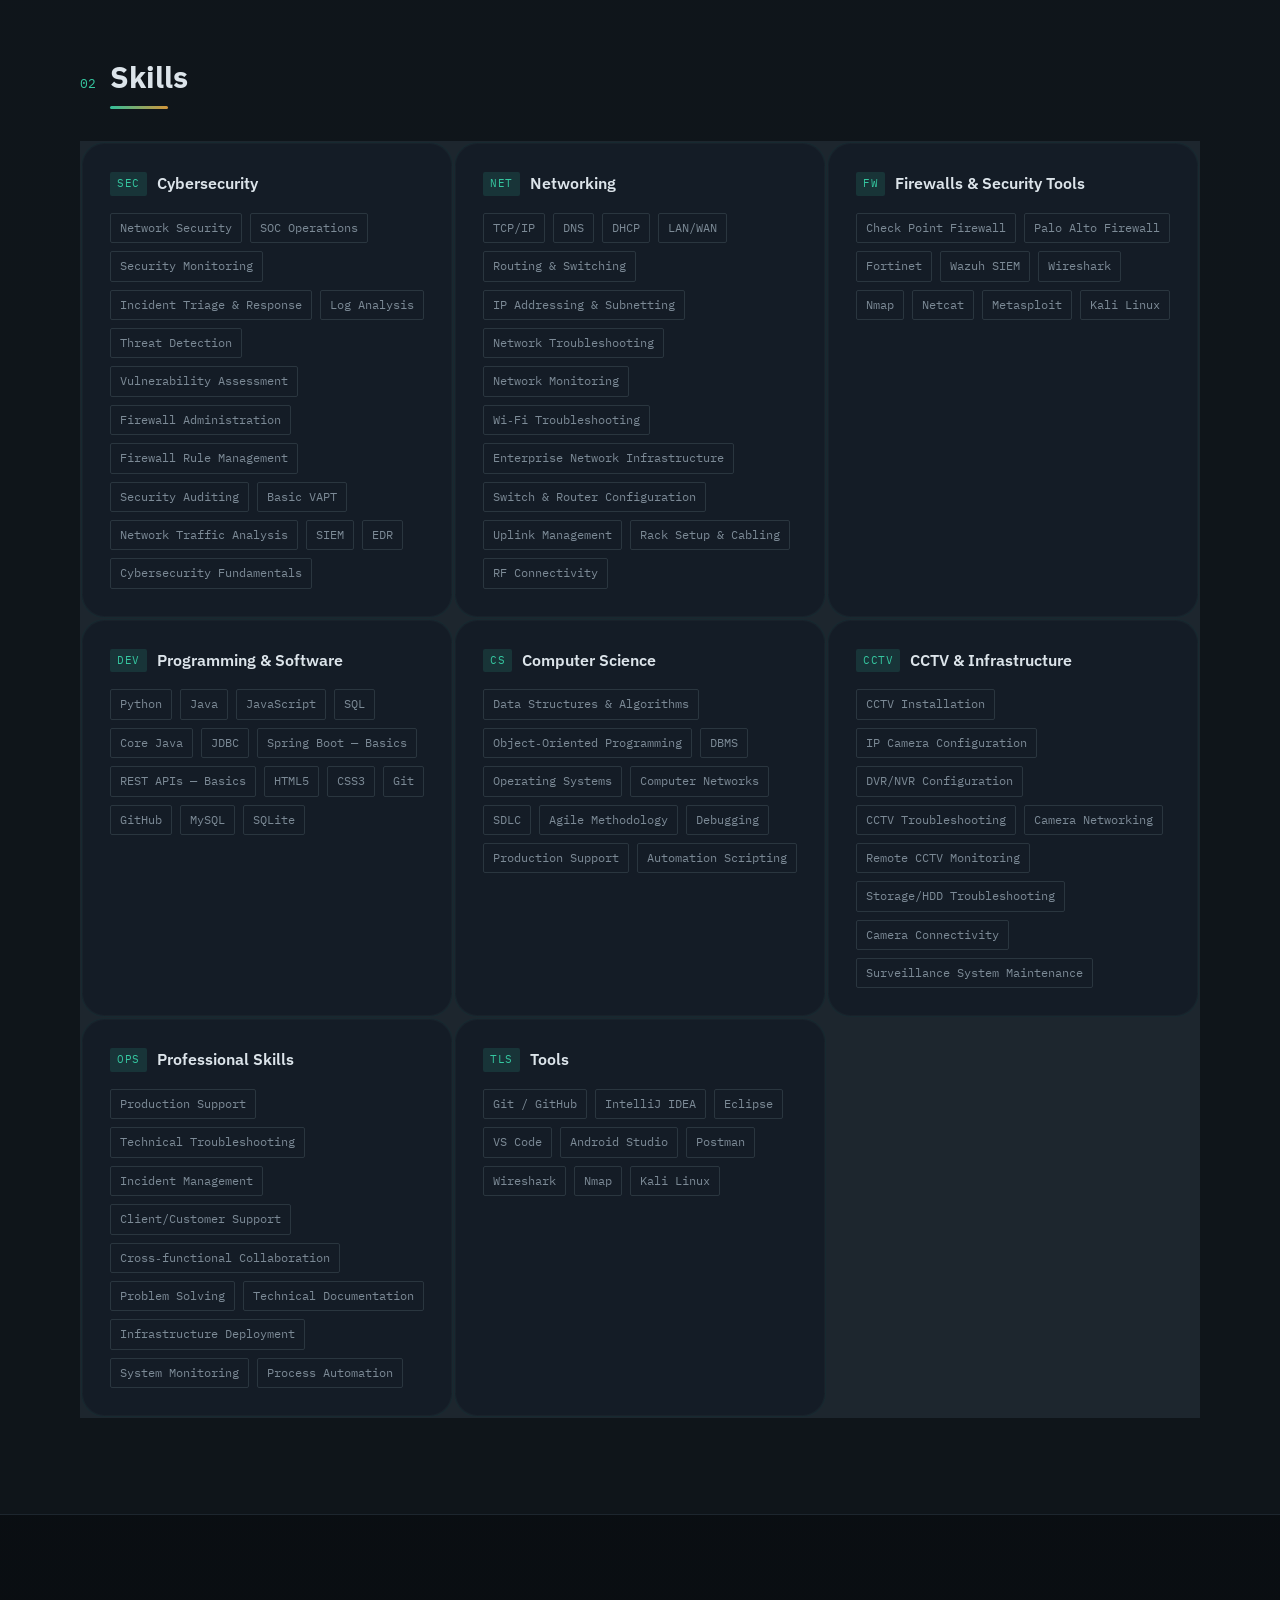
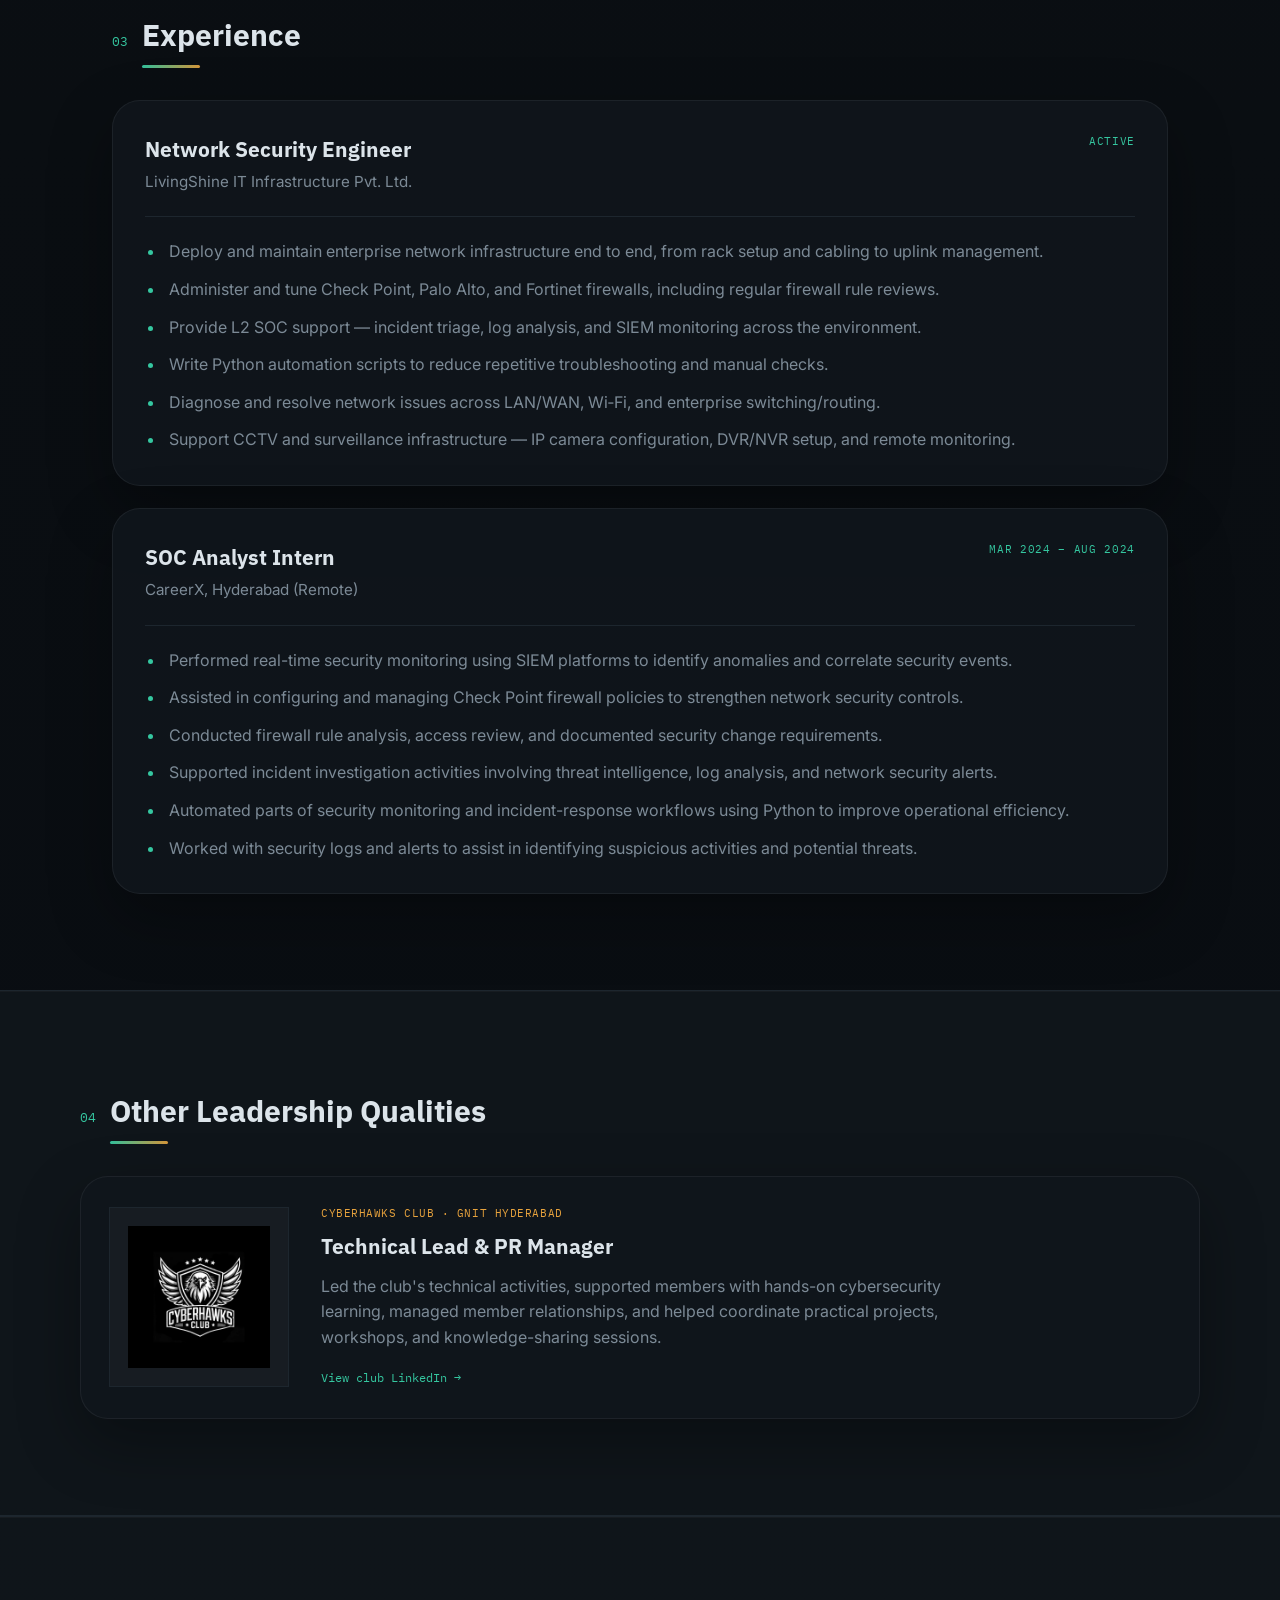
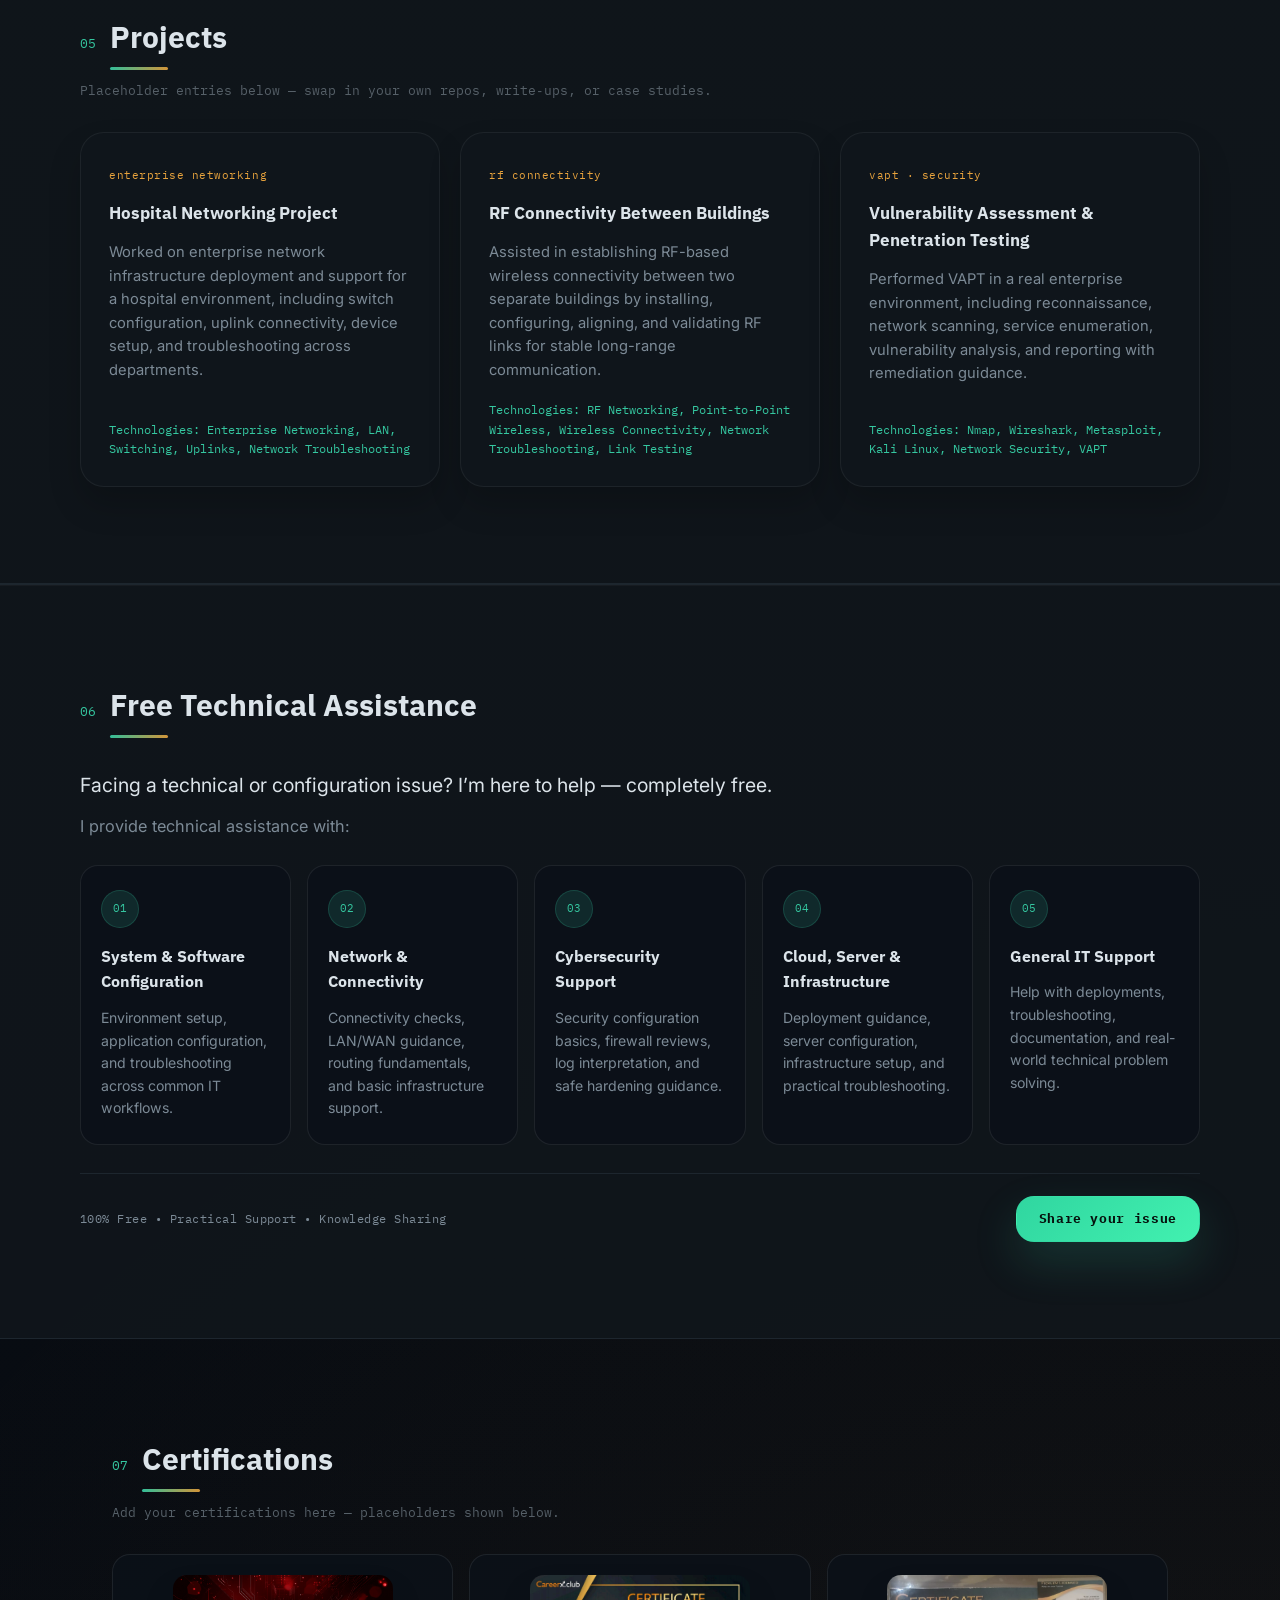
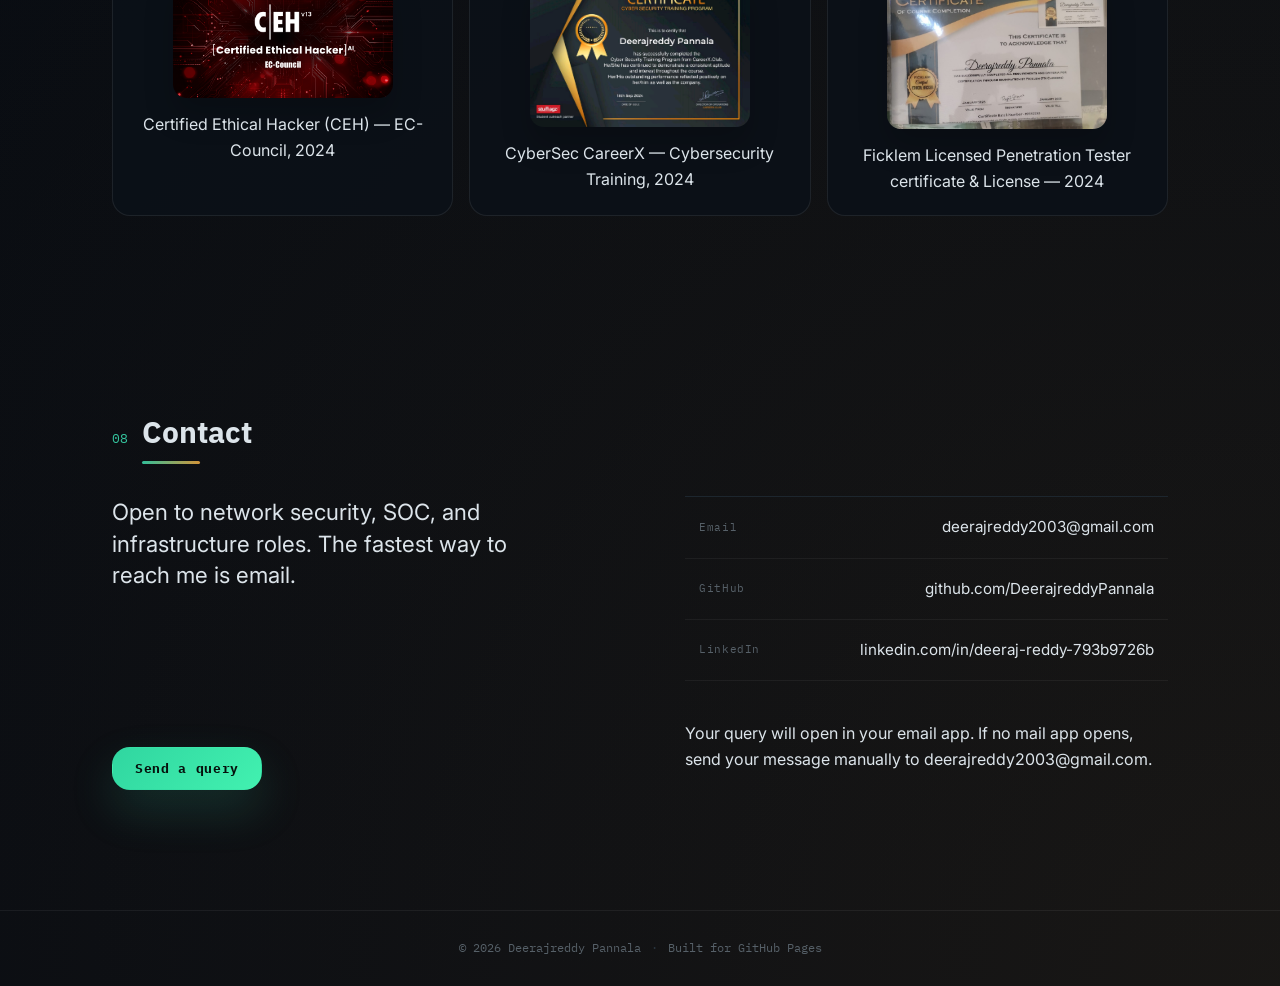
<file: index-served.html>
<!DOCTYPE html>
<html lang="en">
<head>
<meta charset="UTF-8">
<meta name="viewport" content="width=device-width, initial-scale=1.0">
<title>Deerajreddy Pannala — Network Security Engineer</title>
<meta name="description" content="Portfolio of Deerajreddy Pannala, a Network Security Engineer specializing in SOC operations, firewall administration, and network infrastructure.">
<link rel="preconnect" href="https://fonts.googleapis.com">
<link rel="preconnect" href="https://fonts.gstatic.com" crossorigin>
<link href="https://fonts.googleapis.com/css2?family=IBM+Plex+Sans:wght@400;500;600;700&family=IBM+Plex+Mono:wght@400;500;600&family=Inter:wght@400;500;600&display=swap" rel="stylesheet">
<link rel="stylesheet" href="style.css">
</head>
<body>

<!-- ============ STATUS BAR ============ -->
<div class="statusbar">
  <span class="statusbar__dot" aria-hidden="true"></span>
  <span class="statusbar__text">SYSTEMS: ONLINE</span>
  <span class="statusbar__sep">/</span>
  <span class="statusbar__text statusbar__uptime" id="uptime">UPTIME 00:00:00</span>
</div>

<!-- ============ NAV ============ -->
<header class="nav">
  <a href="#top" class="nav__logo">DP<span class="nav__logo-dot">.</span></a>
  <nav class="nav__links" id="navLinks">
    <a href="#about">[ABOUT]</a>
    <a href="#skills">[SKILLS]</a>
    <a href="#experience">[EXPERIENCE]</a>
    <a href="#leadership">[LEADERSHIP]</a>
    <a href="#projects">[PROJECTS]</a>
    <a href="#assistance">[ASSISTANCE]</a>
    <a href="#certs">[CERTS]</a>
    <a href="#contact">[CONTACT]</a>
  </nav>
  <button class="nav__toggle" id="navToggle" aria-label="Toggle navigation" aria-expanded="false">
    <span></span><span></span><span></span>
  </button>
</header>

<!-- ============ HERO ============ -->
<section class="hero" id="top">
  <div class="hero__grid">
    <div class="hero__content">
      <p class="eyebrow">// NETWORK SECURITY ENGINEER</p>
      <h1 class="hero__title">Deerajreddy Pannala</h1>
      <p class="hero__tagline">I secure networks, triage incidents, and keep the perimeter honest — from firewall rule to root cause.</p>
      <div class="hero__badges">
        <span class="hero__badge">SOC Operations</span>
        <span class="hero__badge">Firewall Automation</span>
        <span class="hero__badge">Incident Response</span>
      </div>
      <div class="hero__cta">
        <a href="#projects" class="btn btn--primary">View projects</a>
        <a href="#contact" class="btn btn--ghost">Get in touch</a>
      </div>
      <div class="hero__meta">
        <div class="hero__meta-item"><span class="hero__meta-label">Based in</span><span>Bengaluru, India</span></div>
        <div class="hero__meta-item"><span class="hero__meta-label">Currently at</span><span>LivingShine IT Infrastructure Pvt. Ltd.</span></div>
      </div>
    </div>

    <div class="hero__topology" aria-hidden="true">
      <img src="deerajdp.png" alt="Portrait of Deerajreddy Pannala" class="hero__photo">
      <svg viewBox="0 0 480 480" class="topology-svg">
        <!-- connective lines -->
        <g class="topo-lines" stroke="var(--border-bright)" stroke-width="1.2" fill="none">
          <line x1="240" y1="240" x2="120" y2="110" class="line l1"/>
          <line x1="240" y1="240" x2="360" y2="100" class="line l2"/>
          <line x1="240" y1="240" x2="90"  y2="330" class="line l3"/>
          <line x1="240" y1="240" x2="380" y2="340" class="line l4"/>
          <line x1="240" y1="240" x2="240" y2="60"  class="line l5"/>
          <line x1="240" y1="240" x2="240" y2="420" class="line l6"/>
          <line x1="120" y1="110" x2="240" y2="60" class="line l7"/>
          <line x1="360" y1="100" x2="240" y2="60" class="line l8"/>
          <line x1="90"  y1="330" x2="240" y2="420" class="line l9"/>
          <line x1="380" y1="340" x2="240" y2="420" class="line l10"/>
        </g>
        <g class="topo-nodes">
          <circle cx="240" cy="240" r="9" class="node node--self"/>
          <circle cx="120" cy="110" r="5" class="node"/>
          <circle cx="360" cy="100" r="5" class="node"/>
          <circle cx="90"  cy="330" r="5" class="node"/>
          <circle cx="380" cy="340" r="5" class="node"/>
          <circle cx="240" cy="60"  r="5" class="node"/>
          <circle cx="240" cy="420" r="5" class="node"/>
        </g>
        <g class="topo-labels" font-family="IBM Plex Mono, monospace" font-size="11" fill="var(--text-muted)">
          <text x="240" y="264" text-anchor="middle" class="label label--self" fill="var(--accent-teal)">SOC</text>
          <text x="120" y="98"  text-anchor="middle">CHECK POINT</text>
          <text x="360" y="88"  text-anchor="middle">PALO ALTO</text>
          <text x="90"  y="352" text-anchor="middle">FORTINET</text>
          <text x="380" y="362" text-anchor="middle">SIEM</text>
          <text x="240" y="44"  text-anchor="middle">EDR</text>
          <text x="240" y="442" text-anchor="middle">CCTV / NVR</text>
        </g>
      </svg>
    </div>
  </div>

  <div class="hero__ticker" role="status" aria-live="off">
    <div class="hero__ticker-inner" id="logTicker"></div>
  </div>
</section>

<!-- ============ ABOUT ============ -->
<section class="section" id="about">
  <div class="section__head">
    <span class="section__tag">01</span>
    <h2 class="section__title">About</h2>
  </div>
  <div class="about__body">
    <p>
      I'm a Network Security Engineer working across enterprise network infrastructure, firewall
      administration, and L2 SOC operations. My day-to-day spans incident triage, log analysis,
      SIEM monitoring, and firewall rule review — backed by a working knowledge of software
      development and automation that lets me script my way out of repetitive problems instead
      of clicking through them.
    </p>
    <p>
      I like environments where networking, security, and infrastructure meet: racking hardware
      one hour, reviewing Check Point rulebases the next, and writing a Python script to catch
      the thing a human would miss on the third pass.
    </p>
  </div>
</section>

<!-- ============ SKILLS ============ -->
<section class="section section--panel skill-section" id="skills">
  <div class="section__head">
    <span class="section__tag">02</span>
    <h2 class="section__title">Skills</h2>
  </div>

  <div class="skills-grid">

    <div class="skill-card">
      <div class="skill-card__head"><span class="skill-card__code">SEC</span><h3>Cybersecurity</h3></div>
      <div class="tag-list">
        <span class="tag">Network Security</span><span class="tag">SOC Operations</span><span class="tag">Security Monitoring</span>
        <span class="tag">Incident Triage &amp; Response</span><span class="tag">Log Analysis</span><span class="tag">Threat Detection</span>
        <span class="tag">Vulnerability Assessment</span><span class="tag">Firewall Administration</span><span class="tag">Firewall Rule Management</span>
        <span class="tag">Security Auditing</span><span class="tag">Basic VAPT</span><span class="tag">Network Traffic Analysis</span>
        <span class="tag">SIEM</span><span class="tag">EDR</span><span class="tag">Cybersecurity Fundamentals</span>
      </div>
    </div>

    <div class="skill-card">
      <div class="skill-card__head"><span class="skill-card__code">NET</span><h3>Networking</h3></div>
      <div class="tag-list">
        <span class="tag">TCP/IP</span><span class="tag">DNS</span><span class="tag">DHCP</span><span class="tag">LAN/WAN</span>
        <span class="tag">Routing &amp; Switching</span><span class="tag">IP Addressing &amp; Subnetting</span><span class="tag">Network Troubleshooting</span>
        <span class="tag">Network Monitoring</span><span class="tag">Wi‑Fi Troubleshooting</span><span class="tag">Enterprise Network Infrastructure</span>
        <span class="tag">Switch &amp; Router Configuration</span><span class="tag">Uplink Management</span><span class="tag">Rack Setup &amp; Cabling</span>
        <span class="tag">RF Connectivity</span>
      </div>
    </div>

    <div class="skill-card">
      <div class="skill-card__head"><span class="skill-card__code">FW</span><h3>Firewalls &amp; Security Tools</h3></div>
      <div class="tag-list">
        <span class="tag">Check Point Firewall</span><span class="tag">Palo Alto Firewall</span><span class="tag">Fortinet</span>
        <span class="tag">Wazuh SIEM</span><span class="tag">Wireshark</span><span class="tag">Nmap</span><span class="tag">Netcat</span>
        <span class="tag">Metasploit</span><span class="tag">Kali Linux</span>
      </div>
    </div>

    <div class="skill-card">
      <div class="skill-card__head"><span class="skill-card__code">DEV</span><h3>Programming &amp; Software</h3></div>
      <div class="tag-list">
        <span class="tag">Python</span><span class="tag">Java</span><span class="tag">JavaScript</span><span class="tag">SQL</span>
        <span class="tag">Core Java</span><span class="tag">JDBC</span><span class="tag">Spring Boot — Basics</span><span class="tag">REST APIs — Basics</span>
        <span class="tag">HTML5</span><span class="tag">CSS3</span><span class="tag">Git</span><span class="tag">GitHub</span>
        <span class="tag">MySQL</span><span class="tag">SQLite</span>
      </div>
    </div>

    <div class="skill-card">
      <div class="skill-card__head"><span class="skill-card__code">CS</span><h3>Computer Science</h3></div>
      <div class="tag-list">
        <span class="tag">Data Structures &amp; Algorithms</span><span class="tag">Object‑Oriented Programming</span>
        <span class="tag">DBMS</span><span class="tag">Operating Systems</span><span class="tag">Computer Networks</span>
        <span class="tag">SDLC</span><span class="tag">Agile Methodology</span><span class="tag">Debugging</span>
        <span class="tag">Production Support</span><span class="tag">Automation Scripting</span>
      </div>
    </div>

    <div class="skill-card">
      <div class="skill-card__head"><span class="skill-card__code">CCTV</span><h3>CCTV &amp; Infrastructure</h3></div>
      <div class="tag-list">
        <span class="tag">CCTV Installation</span><span class="tag">IP Camera Configuration</span><span class="tag">DVR/NVR Configuration</span>
        <span class="tag">CCTV Troubleshooting</span><span class="tag">Camera Networking</span><span class="tag">Remote CCTV Monitoring</span>
        <span class="tag">Storage/HDD Troubleshooting</span><span class="tag">Camera Connectivity</span><span class="tag">Surveillance System Maintenance</span>
      </div>
    </div>

    <div class="skill-card">
      <div class="skill-card__head"><span class="skill-card__code">OPS</span><h3>Professional Skills</h3></div>
      <div class="tag-list">
        <span class="tag">Production Support</span><span class="tag">Technical Troubleshooting</span><span class="tag">Incident Management</span>
        <span class="tag">Client/Customer Support</span><span class="tag">Cross‑functional Collaboration</span><span class="tag">Problem Solving</span>
        <span class="tag">Technical Documentation</span><span class="tag">Infrastructure Deployment</span><span class="tag">System Monitoring</span>
        <span class="tag">Process Automation</span>
      </div>
    </div>

    <div class="skill-card">
      <div class="skill-card__head"><span class="skill-card__code">TLS</span><h3>Tools</h3></div>
      <div class="tag-list">
        <span class="tag">Git / GitHub</span><span class="tag">IntelliJ IDEA</span><span class="tag">Eclipse</span><span class="tag">VS Code</span>
        <span class="tag">Android Studio</span><span class="tag">Postman</span><span class="tag">Wireshark</span><span class="tag">Nmap</span><span class="tag">Kali Linux</span>
      </div>
    </div>

  </div>
</section>

<!-- ============ EXPERIENCE ============ -->
<section class="section" id="experience">
  <div class="section__head">
    <span class="section__tag">03</span>
    <h2 class="section__title">Experience</h2>
  </div>

  <div class="exp-card">
    <div class="exp-card__head">
      <div>
        <h3>Network Security Engineer</h3>
        <p class="exp-card__org">LivingShine IT Infrastructure Pvt. Ltd.</p>
      </div>
      <span class="exp-card__status">
        <span class="statusbar__dot statusbar__dot--sm" aria-hidden="true"></span>ACTIVE
      </span>
    </div>
    <ul class="exp-card__list">
      <li>Deploy and maintain enterprise network infrastructure end to end, from rack setup and cabling to uplink management.</li>
      <li>Administer and tune Check Point, Palo Alto, and Fortinet firewalls, including regular firewall rule reviews.</li>
      <li>Provide L2 SOC support — incident triage, log analysis, and SIEM monitoring across the environment.</li>
      <li>Write Python automation scripts to reduce repetitive troubleshooting and manual checks.</li>
      <li>Diagnose and resolve network issues across LAN/WAN, Wi‑Fi, and enterprise switching/routing.</li>
      <li>Support CCTV and surveillance infrastructure — IP camera configuration, DVR/NVR setup, and remote monitoring.</li>
    </ul>
  </div>

  <div class="exp-card">
    <div class="exp-card__head">
      <div>
        <h3>SOC Analyst Intern</h3>
        <p class="exp-card__org">CareerX, Hyderabad (Remote)</p>
      </div>
      <span class="exp-card__status">
        <span class="statusbar__dot statusbar__dot--sm" aria-hidden="true"></span>MAR 2024 – AUG 2024
      </span>
    </div>
    <ul class="exp-card__list">
      <li>Performed real-time security monitoring using SIEM platforms to identify anomalies and correlate security events.</li>
      <li>Assisted in configuring and managing Check Point firewall policies to strengthen network security controls.</li>
      <li>Conducted firewall rule analysis, access review, and documented security change requirements.</li>
      <li>Supported incident investigation activities involving threat intelligence, log analysis, and network security alerts.</li>
      <li>Automated parts of security monitoring and incident-response workflows using Python to improve operational efficiency.</li>
      <li>Worked with security logs and alerts to assist in identifying suspicious activities and potential threats.</li>
    </ul>
  </div>
</section>

<!-- ============ LEADERSHIP ============ -->
<section class="section section--panel" id="leadership">
  <div class="section__head">
    <span class="section__tag">04</span>
    <h2 class="section__title">Other Leadership Qualities</h2>
  </div>

  <article class="leadership-card">
    <a href="https://www.linkedin.com/company/cyberhawks-club-gnit-hyd/" class="leadership-card__logo" target="_blank" rel="noopener" aria-label="Visit CyberHawks Club on LinkedIn">
      <img src="./cyberhawk.png.jpg" alt="CyberHawks Club logo" class="leadership-card__image" onerror="this.hidden = true; this.parentElement.classList.add('logo-missing');">
    </a>
    <div class="leadership-card__body">
      <p class="leadership-card__eyebrow">CyberHawks Club · GNIT Hyderabad</p>
      <h3>Technical Lead &amp; PR Manager</h3>
      <p>Led the club's technical activities, supported members with hands-on cybersecurity learning, managed member relationships, and helped coordinate practical projects, workshops, and knowledge-sharing sessions.</p>
      <a href="https://www.linkedin.com/company/cyberhawks-club-gnit-hyd/" class="project-card__link" target="_blank" rel="noopener">View club LinkedIn →</a>
    </div>
  </article>
</section>

<!-- ============ PROJECTS ============ -->
<section class="section section--panel" id="projects">
  <div class="section__head">
    <span class="section__tag">05</span>
    <h2 class="section__title">Projects</h2>
  </div>
  <p class="section__note">Placeholder entries below — swap in your own repos, write‑ups, or case studies.</p>

  <div class="project-grid">
    <article class="project-card">
      <div class="project-card__top">
        <span class="project-card__tag">enterprise networking</span>
      </div>
      <h3>Hospital Networking Project</h3>
      <p>Worked on enterprise network infrastructure deployment and support for a hospital environment, including switch configuration, uplink connectivity, device setup, and troubleshooting across departments.</p>
      <span class="project-card__link">Technologies: Enterprise Networking, LAN, Switching, Uplinks, Network Troubleshooting</span>
    </article>

    <article class="project-card">
      <div class="project-card__top">
        <span class="project-card__tag">rf connectivity</span>
      </div>
      <h3>RF Connectivity Between Buildings</h3>
      <p>Assisted in establishing RF-based wireless connectivity between two separate buildings by installing, configuring, aligning, and validating RF links for stable long-range communication.</p>
      <span class="project-card__link">Technologies: RF Networking, Point-to-Point Wireless, Wireless Connectivity, Network Troubleshooting, Link Testing</span>
    </article>

    <article class="project-card">
      <div class="project-card__top">
        <span class="project-card__tag">vapt · security</span>
      </div>
      <h3>Vulnerability Assessment & Penetration Testing</h3>
      <p>Performed VAPT in a real enterprise environment, including reconnaissance, network scanning, service enumeration, vulnerability analysis, and reporting with remediation guidance.</p>
      <span class="project-card__link">Technologies: Nmap, Wireshark, Metasploit, Kali Linux, Network Security, VAPT</span>
    </article>
  </div>
</section>

<!-- ============ FREE TECHNICAL ASSISTANCE ============ -->
<section class="section section--panel assistance-section" id="assistance">
  <div class="section__head">
    <span class="section__tag">06</span>
    <h2 class="section__title">Free Technical Assistance</h2>
  </div>

  <div class="assistance__intro">
    <p>Facing a technical or configuration issue? I’m here to help — completely free.</p>
    <p>I provide technical assistance with:</p>
  </div>

  <div class="assistance-grid">
    <article class="assistance-card">
      <span class="assistance-card__icon">01</span>
      <h3>System &amp; Software Configuration</h3>
      <p>Environment setup, application configuration, and troubleshooting across common IT workflows.</p>
    </article>
    <article class="assistance-card">
      <span class="assistance-card__icon">02</span>
      <h3>Network &amp; Connectivity</h3>
      <p>Connectivity checks, LAN/WAN guidance, routing fundamentals, and basic infrastructure support.</p>
    </article>
    <article class="assistance-card">
      <span class="assistance-card__icon">03</span>
      <h3>Cybersecurity Support</h3>
      <p>Security configuration basics, firewall reviews, log interpretation, and safe hardening guidance.</p>
    </article>
    <article class="assistance-card">
      <span class="assistance-card__icon">04</span>
      <h3>Cloud, Server &amp; Infrastructure</h3>
      <p>Deployment guidance, server configuration, infrastructure setup, and practical troubleshooting.</p>
    </article>
    <article class="assistance-card">
      <span class="assistance-card__icon">05</span>
      <h3>General IT Support</h3>
      <p>Help with deployments, troubleshooting, documentation, and real-world technical problem solving.</p>
    </article>
  </div>

  <div class="assistance__callout">
    <span class="assistance__callout-text">100% Free • Practical Support • Knowledge Sharing</span>
    <a href="#contact" class="btn btn--primary">Share your issue</a>
  </div>
</section>

<!-- ============ CERTIFICATIONS ============ -->
<section class="section" id="certs">
  <div class="section__head">
    <span class="section__tag">07</span>
    <h2 class="section__title">Certifications</h2>
  </div>
  <p class="section__note">Add your certifications here — placeholders shown below.</p>

  <div class="cert-grid">
    <div class="cert-card">
      <img src="./CEHv13.png" alt="Certified Ethical Hacker certificate" class="cert-card__image">
      <p>Certified Ethical Hacker (CEH) — EC-Council, 2024</p>
    </div>
    <div class="cert-card">
      <img src="./cybersec carrerx1.png" alt="CyberSec CareerX certificate" class="cert-card__image">
      <p>CyberSec CareerX — Cybersecurity Training, 2024</p>
    </div>
    <div class="cert-card">
      <img src="./ficklem.jpeg" alt="Ficklem Licensed Penetration Tester certificate" class="cert-card__image">
      <p>Ficklem Licensed Penetration Tester certificate &amp; License — 2024</p>
    </div>
  </div>
</section>

<!-- ============ CONTACT ============ -->
<section class="section section--contact" id="contact">
  <div class="section__head">
    <span class="section__tag">08</span>
    <h2 class="section__title">Contact</h2>
  </div>

  <div class="contact__grid">
    <p class="contact__lead">
      Open to network security, SOC, and infrastructure roles. The fastest way to reach me is email.
    </p>
    <div class="contact__links">
      <a href="mailto:deerajreddy2003@gmail.com" class="contact__link">
        <span class="contact__link-label">Email</span>
        <span class="contact__link-value">deerajreddy2003@gmail.com</span>
      </a>
      <a href="https://github.com/DeerajreddyPannala" class="contact__link" target="_blank" rel="noopener">
        <span class="contact__link-label">GitHub</span>
        <span class="contact__link-value">github.com/DeerajreddyPannala</span>
      </a>
      <a href="https://www.linkedin.com/in/deeraj-reddy-793b9726b/" class="contact__link" target="_blank" rel="noopener">
        <span class="contact__link-label">LinkedIn</span>
        <span class="contact__link-value">linkedin.com/in/deeraj-reddy-793b9726b</span>
      </a>
    </div>
    <div class="contact__cta">
      <button id="openQueryBtn" class="btn btn--primary">Send a query</button>
    </div>
    <p class="contact__note">Your query will open in your email app. If no mail app opens, send your message manually to <a href="mailto:deerajreddy2003@gmail.com">deerajreddy2003@gmail.com</a>.</p>
  </div>
</section>

<div class="modal-overlay hidden" id="queryModal" aria-hidden="true">
  <div class="modal" role="dialog" aria-modal="true" aria-labelledby="queryModalTitle">
    <button class="modal__close" id="closeQueryBtn" aria-label="Close query form">×</button>
    <h3 id="queryModalTitle">Send a query</h3>
    <p class="modal__note">Ask any question or enquiry and I will receive it via email. A mail app must be configured in your browser or operating system.</p>
    <form id="queryForm" class="modal__form">
      <label class="modal__label">Name
        <input type="text" name="name" required>
      </label>
      <label class="modal__label">Email
        <input type="email" name="email" required>
      </label>
      <label class="modal__label">Message
        <textarea name="message" rows="5" required></textarea>
      </label>
      <button type="submit" class="btn btn--primary">Send message</button>
    </form>
  </div>
</div>

<footer class="footer">
  <span>© <span id="year"></span> Deerajreddy Pannala</span>
  <span class="footer__sep">·</span>
  <span>Built for GitHub Pages</span>
</footer>

<script src="script.js"></script>
</body>
</html>
</file>
<file: style.css>
/* ===========================================================
   TOKENS
=========================================================== */
:root {
  --bg: #0A0E12;
  --bg-soft: #0F1922;
  --bg-panel: rgba(16, 22, 28, 0.9);
  --bg-panel-2: rgba(19, 26, 33, 0.94);
  --surface: rgba(255, 255, 255, 0.04);
  --shadow: 0 24px 64px rgba(0, 0, 0, 0.32);
  --border: #1D262E;
  --border-bright: #2A363F;
  --text: #DCE4EA;
  --text-muted: #7C8A96;
  --text-dim: #566068;
  --accent-teal: #35C7A0;
  --accent-teal-dim: rgba(53, 199, 160, 0.14);
  --accent-amber: #E8A33D;
  --accent-red: #E2574C;

  --font-display: 'IBM Plex Sans', system-ui, sans-serif;
  --font-body: 'Inter', system-ui, sans-serif;
  --font-mono: 'IBM Plex Mono', ui-monospace, monospace;

  --max-w: 1120px;
  --radius: 18px;
}

* { box-sizing: border-box; }
html { scroll-behavior: smooth; }

@media (prefers-reduced-motion: reduce) {
  html { scroll-behavior: auto; }
  * { animation-duration: 0.001ms !important; animation-iteration-count: 1 !important; transition-duration: 0.001ms !important; }
}

body {
  margin: 0;
  background: radial-gradient(circle at top left, rgba(53,199,160,0.18), transparent 22%),
              radial-gradient(circle at bottom right, rgba(232,163,61,0.08), transparent 24%),
              linear-gradient(180deg, #071117 0%, #0A0E12 45%, #070B12 100%);
  color: var(--text);
  font-family: var(--font-body);
  font-size: 16px;
  line-height: 1.6;
  min-height: 100vh;
  -webkit-font-smoothing: antialiased;
}

h1, h2, h3 { font-family: var(--font-display); margin: 0; color: var(--text); }
p { margin: 0; }
a { color: inherit; text-decoration: none; }

img { display: block; max-width: 100%; }

::selection { background: rgba(53,199,160,0.22); color: var(--text); }

::selection { background: var(--accent-teal-dim); color: var(--accent-teal); }

:focus-visible {
  outline: 2px solid var(--accent-teal);
  outline-offset: 2px;
}

/* ===========================================================
   NAV
=========================================================== */
.nav {
  position: sticky;
  top: 0;
  z-index: 100;
  display: flex;
  align-items: center;
  justify-content: space-between;
  padding: 0 40px;
  height: 64px;
  background: rgba(9, 11, 15, 0.92);
  backdrop-filter: blur(12px);
  -webkit-backdrop-filter: blur(12px);
  border-bottom: 1px solid #1F2937;
}

/* logo */
.nav__logo {
  display: flex;
  align-items: center;
  gap: 1px;
  text-decoration: none;
  flex-shrink: 0;
}
.nav__logo-mark {
  font-family: var(--font-mono);
  font-weight: 700;
  font-size: 15px;
  letter-spacing: 0.12em;
  color: #D1D5DB;
  text-transform: uppercase;
  transition: color 0.2s ease;
}
.nav__logo:hover .nav__logo-mark { color: #00E5A8; }
.nav__logo-dot {
  font-family: var(--font-mono);
  font-weight: 700;
  font-size: 15px;
  color: #00E5A8;
}

/* links */
.nav__links {
  display: flex;
  align-items: center;
  gap: 4px;
}
.nav__link {
  position: relative;
  font-family: var(--font-mono);
  font-size: 11.5px;
  font-weight: 500;
  letter-spacing: 0.06em;
  text-transform: uppercase;
  color: #8793A1;
  padding: 6px 12px;
  border-radius: 6px;
  text-decoration: none;
  transition: color 0.2s ease, background 0.2s ease;
}
.nav__link::after {
  content: '';
  position: absolute;
  bottom: -1px;
  left: 50%;
  transform: translateX(-50%) scaleX(0);
  width: 70%;
  height: 2px;
  border-radius: 999px;
  background: #00E5A8;
  box-shadow: 0 0 8px rgba(0, 229, 168, 0.5);
  transition: transform 0.22s ease;
  transform-origin: center;
}
.nav__link:hover {
  color: #D1D5DB;
  background: rgba(255, 255, 255, 0.04);
}
.nav__link:hover::after,
.nav__link.is-active::after {
  transform: translateX(-50%) scaleX(1);
}
.nav__link.is-active {
  color: #00E5A8;
}
:focus-visible { outline: 2px solid #00E5A8; outline-offset: 3px; }

/* hamburger */
.nav__toggle {
  display: none;
  flex-direction: column;
  justify-content: center;
  gap: 5px;
  width: 40px;
  height: 40px;
  background: rgba(255,255,255,0.04);
  border: 1px solid #1F2937;
  border-radius: 8px;
  cursor: pointer;
  padding: 0 10px;
  flex-shrink: 0;
}
.nav__toggle-bar {
  display: block;
  width: 100%;
  height: 1.5px;
  background: #8793A1;
  border-radius: 999px;
  transition: transform 0.22s ease, opacity 0.22s ease, background 0.2s ease;
}
.nav__toggle[aria-expanded="true"] .nav__toggle-bar:nth-child(1) {
  transform: translateY(6.5px) rotate(45deg);
  background: #00E5A8;
}
.nav__toggle[aria-expanded="true"] .nav__toggle-bar:nth-child(2) {
  opacity: 0;
}
.nav__toggle[aria-expanded="true"] .nav__toggle-bar:nth-child(3) {
  transform: translateY(-6.5px) rotate(-45deg);
  background: #00E5A8;
}

/* ===========================================================
   HERO
=========================================================== */
.hero {
  max-width: var(--max-w);
  margin: 0 auto;
  padding: 64px 32px 0;
  position: relative;
}
.hero::before {
  content: '';
  position: absolute;
  inset: 0;
  pointer-events: none;
  background: radial-gradient(circle at 18% 20%, rgba(53,199,160,0.12), transparent 20%),
              radial-gradient(circle at 85% 15%, rgba(232,163,61,0.08), transparent 16%);
}
.hero__grid {
  display: grid;
  grid-template-columns: 1.15fr 0.85fr;
  gap: 42px;
  align-items: center;
  position: relative;
  z-index: 1;
}
.eyebrow {
  font-family: var(--font-mono);
  font-size: 12px;
  letter-spacing: 0.08em;
  color: var(--accent-teal);
  margin-bottom: 18px;
}
.hero__title {
  font-size: clamp(3rem, 5vw, 5.2rem);
  font-weight: 700;
  letter-spacing: -0.04em;
  line-height: 1.02;
  margin-bottom: 18px;
  max-width: 14ch;
}
.hero__tagline {
  font-size: 1.05rem;
  color: var(--text-muted);
  max-width: 52ch;
  margin-bottom: 28px;
}
.hero__badges {
  display: flex;
  flex-wrap: wrap;
  gap: 12px;
  margin-bottom: 30px;
}
.hero__badge {
  font-family: var(--font-mono);
  color: var(--text);
  background: rgba(53,199,160,0.12);
  border: 1px solid rgba(53,199,160,0.2);
  padding: 10px 14px;
  border-radius: 999px;
  font-size: 12px;
  letter-spacing: 0.05em;
}
.hero__cta {
  display: flex;
  gap: 16px;
  margin-bottom: 40px;
}
.btn {
  font-family: var(--font-mono);
  font-size: 13px;
  letter-spacing: 0.03em;
  padding: 12px 22px;
  border-radius: var(--radius);
  border: 1px solid transparent;
  transition: all 0.15s ease;
  display: inline-block;
}
.btn--primary {
  background: linear-gradient(135deg, #30d6a0 0%, #42f1b0 100%);
  color: #06110D;
  font-weight: 700;
  letter-spacing: 0.05em;
  box-shadow: 0 20px 45px rgba(53,199,160,0.18);
}
.btn--primary:hover { background: linear-gradient(135deg, #2cc897 0%, #44d6a9 100%); }
.btn--ghost {
  border-color: rgba(255,255,255,0.08);
  color: var(--text);
}
.btn--ghost:hover { border-color: var(--accent-teal); color: var(--accent-teal); }

.hero__meta {
  display: flex;
  gap: 40px;
  border-top: 1px solid var(--border);
  padding-top: 20px;
}
.hero__meta-item {
  display: flex;
  flex-direction: column;
  gap: 4px;
  font-size: 14px;
}
.hero__meta-label {
  font-family: var(--font-mono);
  font-size: 11px;
  color: var(--text-dim);
  letter-spacing: 0.05em;
}

/* topology diagram */
.hero__topology { display: flex; flex-direction: column; align-items: center; justify-content: center; gap: 24px; position: relative; }
.hero__photo { width: min(100%, 320px); border-radius: 28px; border: 1px solid rgba(53,199,160,0.16); box-shadow: var(--shadow); }
.hero__photo::after { content: ''; position: absolute; inset: 0; }
.topology-svg { width: 100%; max-width: 420px; height: auto; filter: drop-shadow(0 20px 40px rgba(0,0,0,0.28)); }
.node { fill: var(--bg); stroke: var(--accent-teal); stroke-width: 1.6; }
.node--self { fill: var(--accent-teal-dim); stroke: var(--accent-teal); stroke-width: 2; animation: node-pulse 2.6s ease-in-out infinite; }
@keyframes node-pulse { 0%, 100% { r: 9; } 50% { r: 11; } }
.label--self { font-weight: 600; letter-spacing: 0.05em; }
.topo-lines .line { stroke-dasharray: 300; stroke-dashoffset: 300; animation: draw-line 1.8s ease forwards; }
.l1{animation-delay:.1s}.l2{animation-delay:.2s}.l3{animation-delay:.3s}.l4{animation-delay:.4s}
.l5{animation-delay:.5s}.l6{animation-delay:.6s}.l7{animation-delay:.7s}.l8{animation-delay:.8s}
.l9{animation-delay:.9s}.l10{animation-delay:1s}
@keyframes draw-line { to { stroke-dashoffset: 0; } }

.hero__ticker {
  margin-top: 56px;
  border-top: 1px solid var(--border);
  border-bottom: 1px solid var(--border);
  padding: 14px 0;
  overflow: hidden;
}
.hero__ticker-inner { font-family: var(--font-mono); font-size: 12px; color: var(--text-dim); white-space: pre; }
.hero__ticker-inner .line-item { color: var(--text-muted); }
.hero__ticker-inner .line-item .ok { color: var(--accent-teal); }
.hero__ticker-inner .cursor { display: inline-block; width: 7px; height: 12px; background: var(--accent-teal); margin-left: 2px; animation: blink 1s step-end infinite; vertical-align: text-bottom; }
@keyframes blink { 50% { opacity: 0; } }

/* ===========================================================
   SECTIONS (shared)
=========================================================== */
.section {
  max-width: var(--max-w);
  margin: 0 auto;
  padding: 96px 32px;
}
.section--panel {
  background: rgba(16, 22, 28, 0.88);
  max-width: none;
  padding-left: max(32px, calc((100% - var(--max-w)) / 2));
  padding-right: max(32px, calc((100% - var(--max-w)) / 2));
  border-top: 1px solid var(--border);
  border-bottom: 1px solid var(--border);
  box-shadow: inset 0 1px 0 rgba(255,255,255,0.03);
}
.section__head {
  display: flex;
  align-items: baseline;
  gap: 14px;
  margin-bottom: 40px;
}
.section__tag {
  font-family: var(--font-mono);
  font-size: 13px;
  color: var(--accent-teal);
}
.section__title {
  font-size: 1.9rem;
  font-weight: 700;
  position: relative;
}
.section__title::after {
  content: '';
  position: absolute;
  left: 0;
  bottom: -8px;
  width: 58px;
  height: 3px;
  border-radius: 999px;
  background: linear-gradient(90deg, rgba(53,199,160,0.95), rgba(232,163,61,0.9));
}
.section__note {
  font-family: var(--font-mono);
  font-size: 12.5px;
  color: var(--text-dim);
  margin: -22px 0 32px;
}

/* about */
.about__body {
  display: flex;
  flex-direction: column;
  gap: 18px;
  max-width: 68ch;
  color: var(--text-muted);
  font-size: 1.05rem;
}

/* ===========================================================
   SKILLS
=========================================================== */
.skills-grid {
  display: grid;
  grid-template-columns: repeat(auto-fit, minmax(300px, 1fr));
  gap: 1px;
  background: var(--border);
  border: 1px solid var(--border);
}
.skill-card {
  background: rgba(20, 28, 38, 0.92);
  padding: 28px;
  border-radius: 24px;
  border: 1px solid rgba(53,199,160,0.08);
  box-shadow: inset 0 0 0 1px rgba(255,255,255,0.02);
  transition: border-color 0.2s ease, background-color 0.2s ease, box-shadow 0.2s ease;
}
.skill-card.is-pointer-near,
.skill-card:hover {
  background: rgba(24, 38, 45, 0.96);
  border-color: rgba(53,199,160,0.35);
  box-shadow: inset 0 0 0 1px rgba(53,199,160,0.08), 0 12px 28px rgba(0,0,0,0.16);
}
.skill-card__head {
  display: flex;
  align-items: center;
  gap: 10px;
  margin-bottom: 16px;
}
.skill-card__code {
  font-family: var(--font-mono);
  font-size: 11px;
  color: var(--accent-teal);
  background: var(--accent-teal-dim);
  padding: 3px 7px;
  border-radius: 2px;
  letter-spacing: 0.05em;
}
.skill-card h3 { font-size: 1rem; font-weight: 600; }
.tag-list { display: flex; flex-wrap: wrap; gap: 8px; }
.tag {
  font-family: var(--font-mono);
  font-size: 11.5px;
  color: var(--text-muted);
  border: 1px solid var(--border-bright);
  padding: 5px 9px;
  border-radius: 2px;
  white-space: nowrap;
  transition: color 0.18s ease, border-color 0.18s ease, background-color 0.18s ease, box-shadow 0.18s ease;
}
.tag.is-pointer-near,
.tag:hover {
  color: var(--text);
  border-color: rgba(53,199,160,0.58);
  background: rgba(53,199,160,0.1);
  box-shadow: 0 0 18px rgba(53,199,160,0.12);
}

/* ===========================================================
   DOMAINS — "What I Bring to the Table"
=========================================================== */
.domains-section {
  position: relative;
  background: #0A0907;
  padding: 100px 32px;
  overflow: hidden;
}
.domains-bg-grid {
  position: absolute;
  inset: 0;
  pointer-events: none;
  background-image:
    linear-gradient(rgba(255,184,0,0.04) 1px, transparent 1px),
    linear-gradient(90deg, rgba(255,184,0,0.04) 1px, transparent 1px);
  background-size: 48px 48px;
  mask-image: radial-gradient(ellipse 80% 70% at 50% 50%, black 40%, transparent 100%);
}
.domains-inner {
  max-width: var(--max-w);
  margin: 0 auto;
  position: relative;
  z-index: 1;
}
.domains-header {
  text-align: center;
  margin-bottom: 64px;
}
.domains-eyebrow {
  font-family: var(--font-mono);
  font-size: 11px;
  letter-spacing: 0.14em;
  color: #FFB800;
  margin-bottom: 18px;
  text-transform: uppercase;
}
.domains-title {
  font-family: var(--font-display);
  font-size: clamp(2.2rem, 4.5vw, 3.6rem);
  font-weight: 700;
  letter-spacing: -0.03em;
  color: #fff;
  margin-bottom: 18px;
  line-height: 1.1;
}
.domains-title--amber { color: #FFB800; }
.domains-subtitle {
  font-size: 1rem;
  color: #7C8A96;
  max-width: 58ch;
  margin: 0 auto;
  line-height: 1.65;
}

.domains-grid {
  display: grid;
  grid-template-columns: repeat(3, 1fr);
  gap: 20px;
}

.domain-card {
  background: #131210;
  border: 1px solid rgba(255,255,255,0.07);
  border-radius: 16px;
  padding: 28px;
  display: flex;
  flex-direction: column;
  gap: 18px;
  transition: transform 0.26s ease, border-color 0.26s ease, box-shadow 0.26s ease;
  /* entrance animation start state */
  opacity: 0;
  transform: translateY(28px);
}
.domain-card.is-visible {
  opacity: 1;
  transform: translateY(0);
  transition: opacity 0.52s ease, transform 0.52s ease, border-color 0.26s ease, box-shadow 0.26s ease;
}
.domain-card:hover {
  border-color: rgba(255,184,0,0.38);
  box-shadow: 0 0 0 1px rgba(255,184,0,0.1), 0 20px 50px rgba(0,0,0,0.32), 0 0 40px rgba(255,184,0,0.06);
  transform: translateY(-5px);
}

.domain-card__top {
  display: flex;
  align-items: center;
  gap: 12px;
}
.domain-card__icon {
  width: 40px;
  height: 40px;
  border: 1px solid rgba(255,184,0,0.3);
  border-radius: 10px;
  display: grid;
  place-items: center;
  color: #FFB800;
  background: rgba(255,184,0,0.06);
  flex-shrink: 0;
  transition: background 0.2s ease, border-color 0.2s ease;
}
.domain-card:hover .domain-card__icon {
  background: rgba(255,184,0,0.12);
  border-color: rgba(255,184,0,0.55);
}
.domain-card__num {
  font-family: var(--font-mono);
  font-size: 10.5px;
  letter-spacing: 0.1em;
  color: #FFB800;
  font-weight: 500;
}
.domain-card__title {
  font-family: var(--font-display);
  font-size: 1rem;
  font-weight: 600;
  color: #E8EDF2;
  line-height: 1.35;
  margin: 0;
}
.domain-tag-list {
  display: flex;
  flex-wrap: wrap;
  gap: 7px;
}
.domain-tag {
  font-family: var(--font-mono);
  font-size: 11px;
  color: #7C8A96;
  background: rgba(255,255,255,0.04);
  border: 1px solid rgba(255,255,255,0.08);
  border-radius: 999px;
  padding: 4px 11px;
  white-space: nowrap;
  transition: color 0.18s ease, border-color 0.18s ease, background 0.18s ease;
}
.domain-card:hover .domain-tag {
  color: #B8C4CC;
  border-color: rgba(255,184,0,0.2);
  background: rgba(255,184,0,0.05);
}

@media (max-width: 960px) {
  .domains-grid { grid-template-columns: repeat(2, 1fr); }
}
@media (max-width: 600px) {
  .domains-section { padding: 64px 16px; }
  .domains-grid { grid-template-columns: 1fr; gap: 14px; }
  .domains-header { margin-bottom: 40px; }
  .domain-card { padding: 22px; }
}

/* ===========================================================
   EXPERIENCE
=========================================================== */
.exp-card {
  border: 1px solid rgba(255,255,255,0.06);
  border-radius: 28px;
  padding: 32px;
  background: rgba(16, 22, 28, 0.9);
  box-shadow: var(--shadow);
}
.exp-card + .exp-card {
  margin-top: 22px;
}
.exp-card__head {
  display: flex;
  justify-content: space-between;
  align-items: flex-start;
  flex-wrap: wrap;
  gap: 12px;
  margin-bottom: 22px;
  padding-bottom: 22px;
  border-bottom: 1px solid var(--border);
}
.exp-card__head h3 { font-size: 1.3rem; margin-bottom: 4px; }
.exp-card__org { color: var(--text-muted); font-size: 0.95rem; }
.exp-card__status {
  font-family: var(--font-mono);
  font-size: 11px;
  color: var(--accent-teal);
  letter-spacing: 0.06em;
  display: flex;
  align-items: center;
}
.exp-card__list {
  margin: 0;
  padding-left: 20px;
  color: var(--text-muted);
  display: flex;
  flex-direction: column;
  gap: 12px;
}
.exp-card__list li { padding-left: 4px; }
.exp-card__list li::marker { color: var(--accent-teal); }

/* ===========================================================
   LEADERSHIP
=========================================================== */
.leadership-card {
  display: grid;
  grid-template-columns: 180px 1fr;
  gap: 32px;
  align-items: center;
  border: 1px solid rgba(255,255,255,0.06);
  border-radius: 28px;
  padding: 28px;
  background: rgba(16, 22, 28, 0.9);
  box-shadow: var(--shadow);
}
.leadership-card__logo {
  display: grid;
  place-items: center;
  min-height: 160px;
  padding: 18px;
  border: 1px solid var(--border);
  background: rgba(255,255,255,0.03);
  transition: border-color 0.16s ease, transform 0.16s ease;
}
.leadership-card__logo:hover {
  border-color: var(--accent-teal);
  transform: translateY(-2px);
}
.leadership-card__image {
  width: 100%;
  max-height: 150px;
  object-fit: contain;
}
.leadership-card__image[hidden] { display: none; }
.leadership-card__logo.logo-missing::before {
  content: 'CH';
  display: grid;
  place-items: center;
  width: 96px;
  height: 96px;
  border: 2px solid var(--accent-teal);
  border-radius: 50%;
  color: var(--accent-teal);
  font-family: var(--font-mono);
  font-size: 30px;
  font-weight: 600;
  letter-spacing: 0.08em;
  box-shadow: 0 0 0 8px var(--accent-teal-dim);
}
.leadership-card__eyebrow {
  margin-bottom: 8px;
  color: var(--accent-amber);
  font-family: var(--font-mono);
  font-size: 11px;
  letter-spacing: 0.05em;
  text-transform: uppercase;
}
.leadership-card h3 {
  margin-bottom: 10px;
  font-size: 1.3rem;
}
.leadership-card__body > p:not(.leadership-card__eyebrow) {
  max-width: 68ch;
  color: var(--text-muted);
}
.leadership-card .project-card__link {
  display: inline-block;
  margin-top: 18px;
}

/* ===========================================================
   PROJECTS
=========================================================== */
.project-grid {
  display: grid;
  grid-template-columns: repeat(auto-fit, minmax(280px, 1fr));
  gap: 20px;
}
.project-card {
  display: flex;
  flex-direction: column;
  gap: 14px;
  padding: 28px;
  border: 1px solid rgba(255,255,255,0.06);
  border-radius: 24px;
  background: rgba(16, 22, 28, 0.92);
  transition: transform 0.22s ease, box-shadow 0.22s ease, border-color 0.22s ease;
  box-shadow: 0 18px 32px rgba(0,0,0,0.18);
}
.project-card:hover {
  border-color: rgba(53,199,160,0.4);
  transform: translateY(-6px);
  box-shadow: 0 40px 75px rgba(0,0,0,0.24);
}
.project-card__tag {
  font-family: var(--font-mono);
  font-size: 10.5px;
  color: var(--accent-amber);
  letter-spacing: 0.05em;
}
.project-card h3 { font-size: 1.05rem; }
.project-card p { color: var(--text-muted); font-size: 0.92rem; flex-grow: 1; }
.project-card__link {
  font-family: var(--font-mono);
  font-size: 12px;
  color: var(--accent-teal);
  margin-top: 4px;
}

/* ===========================================================
   FREE TECHNICAL ASSISTANCE
=========================================================== */
.assistance-section {
  background: rgba(16, 22, 28, 0.88);
}
.assistance__intro {
  display: flex;
  flex-direction: column;
  gap: 12px;
  color: var(--text-muted);
  font-size: 1.02rem;
  max-width: 780px;
  margin-bottom: 26px;
}
.assistance__intro p:first-child {
  color: var(--text);
  font-size: 1.22rem;
}
.assistance-grid {
  display: grid;
  grid-template-columns: repeat(auto-fit, minmax(210px, 1fr));
  gap: 16px;
  margin-top: 16px;
}
.assistance-card {
  background: rgba(11, 17, 24, 0.92);
  border: 1px solid rgba(255,255,255,0.08);
  border-radius: var(--radius);
  padding: 24px 20px;
  transition: transform 0.22s ease, border-color 0.22s ease, box-shadow 0.22s ease;
}
.assistance-card:hover {
  transform: translateY(-6px);
  border-color: rgba(53,199,160,0.46);
  box-shadow: 0 24px 60px rgba(0,0,0,0.2);
}
.assistance-card__icon {
  font-family: var(--font-mono);
  font-size: 11px;
  color: var(--accent-teal);
  background: var(--accent-teal-dim);
  border: 1px solid rgba(53,199,160,0.2);
  border-radius: 50%;
  width: 38px;
  height: 38px;
  display: grid;
  place-items: center;
  margin-bottom: 16px;
}
.assistance-card h3 {
  font-size: 1rem;
  margin-bottom: 12px;
}
.assistance-card p {
  color: var(--text-muted);
  font-size: 0.88rem;
}
.assistance__callout {
  display: flex;
  align-items: center;
  justify-content: space-between;
  gap: 20px;
  flex-wrap: wrap;
  margin-top: 28px;
  padding-top: 22px;
  border-top: 1px solid var(--border);
}
.assistance__callout-text {
  font-family: var(--font-mono);
  font-size: 12px;
  color: var(--text-muted);
  letter-spacing: 0.04em;
}

/* ===========================================================
   CERTIFICATIONS
=========================================================== */
.cert-grid {
  display: grid;
  grid-template-columns: repeat(auto-fit, minmax(240px, 1fr));
  gap: 16px;
}
.cert-card--placeholder {
  border: 1px dashed var(--border-bright);
  border-radius: var(--radius);
  padding: 24px;
  display: flex;
  flex-direction: column;
  align-items: center;
  justify-content: center;
  gap: 10px;
  color: var(--text-dim);
  text-align: center;
}
.cert-card {
  border: 1px solid rgba(255,255,255,0.08);
  border-radius: var(--radius);
  padding: 20px;
  background: rgba(11, 17, 24, 0.92);
  display: flex;
  flex-direction: column;
  align-items: center;
  gap: 14px;
  text-align: center;
}
.cert-card__image {
  width: 100%;
  max-width: 220px;
  border-radius: 14px;
  box-shadow: 0 18px 30px rgba(0,0,0,0.18);
}
.cert-card__plus {
  font-family: var(--font-mono);
  font-size: 20px;
  color: var(--border-bright);
}
.cert-card--placeholder p { font-size: 12.5px; font-family: var(--font-mono); }

/* ===========================================================
   CONTACT
=========================================================== */
.section--contact { padding-bottom: 120px; }
.contact__grid {
  display: grid;
  grid-template-columns: 1.05fr 0.95fr;
  gap: 40px;
  align-items: start;
}
.contact__lead {
  font-size: 1.4rem;
  color: var(--text);
  max-width: 30ch;
  line-height: 1.4;
}
.contact__links {
  display: flex;
  flex-direction: column;
  border-top: 1px solid var(--border);
}
.contact__link {
  display: flex;
  justify-content: space-between;
  align-items: center;
  padding: 18px 14px;
  border-bottom: 1px solid rgba(255,255,255,0.05);
  transition: transform 0.16s ease, color 0.16s ease, background 0.16s ease;
}
.contact__link:hover {
  transform: translateX(4px);
  color: var(--accent-teal);
  background: rgba(53,199,160,0.06);
}
.contact__link-label {
  font-family: var(--font-mono);
  font-size: 11px;
  color: var(--text-dim);
  letter-spacing: 0.05em;
}
.contact__link-value { font-size: 0.95rem; }

.contact__cta {
  margin-top: 26px;
}

.modal-overlay {
  position: fixed;
  inset: 0;
  background: rgba(8, 12, 18, 0.82);
  display: grid;
  place-items: center;
  padding: 24px;
  z-index: 50;
  transition: opacity 0.22s ease;
}

.modal-overlay.hidden {
  opacity: 0;
  pointer-events: none;
}

.modal {
  width: min(540px, 100%);
  background: rgba(12, 18, 26, 0.98);
  border: 1px solid rgba(255,255,255,0.08);
  border-radius: 24px;
  padding: 32px;
  box-shadow: 0 24px 60px rgba(0,0,0,0.35);
  position: relative;
}

.modal__close {
  position: absolute;
  top: 18px;
  right: 18px;
  width: 38px;
  height: 38px;
  border: 1px solid rgba(255,255,255,0.1);
  border-radius: 50%;
  background: transparent;
  color: var(--text);
  font-size: 24px;
  line-height: 1;
  cursor: pointer;
}

.modal h3 {
  margin-bottom: 12px;
}

.modal__note {
  color: var(--text-dim);
  margin-bottom: 24px;
}

.modal__form {
  display: grid;
  gap: 18px;
}

.modal__label {
  display: grid;
  gap: 10px;
  font-size: 0.95rem;
  color: var(--text);
}

.modal__label input,
.modal__label textarea {
  width: 100%;
  padding: 14px 16px;
  border: 1px solid rgba(255,255,255,0.12);
  border-radius: 14px;
  background: rgba(255,255,255,0.04);
  color: var(--text);
  font-family: var(--font-sans);
}

.modal__label textarea {
  resize: vertical;
  min-height: 130px;
}

/* ===========================================================
   FOOTER
=========================================================== */
.footer {
  display: flex;
  justify-content: center;
  gap: 10px;
  padding: 28px;
  font-family: var(--font-mono);
  font-size: 11.5px;
  color: var(--text-dim);
  border-top: 1px solid rgba(255,255,255,0.06);
}
.footer__sep { color: var(--border-bright); }

/* ===========================================================
   RESPONSIVE
=========================================================== */
@media (max-width: 860px) {
  body {
    font-size: 15px;
    overflow-x: hidden;
  }

  .nav {
    padding: 0 20px;
    height: 58px;
  }

  .nav__links {
    position: fixed;
    top: 58px;
    left: 0;
    right: 0;
    flex-direction: column;
    align-items: stretch;
    gap: 0;
    background: rgba(9, 11, 15, 0.98);
    border-bottom: 1px solid #1F2937;
    box-shadow: 0 16px 40px rgba(0,0,0,0.5);
    padding: 12px 16px 20px;
    transform: translateY(-110%);
    transition: transform 0.28s ease;
    z-index: 90;
  }

  .nav__links.is-open {
    transform: translateY(0);
  }

  .nav__link {
    font-size: 11px;
    padding: 12px 10px;
    border-bottom: 1px solid rgba(255,255,255,0.05);
    border-radius: 0;
  }
  .nav__link:last-child { border-bottom: none; }
  .nav__link::after { display: none; }
  .nav__link.is-active { color: #00E5A8; background: rgba(0,229,168,0.06); border-radius: 6px; }

  .nav__toggle { display: flex; }

  .hero {
    padding: 44px 20px 0;
  }

  .hero__grid {
    grid-template-columns: 1fr;
    gap: 24px;
  }

  .hero__content {
    display: flex;
    flex-direction: column;
    align-items: stretch;
    width: 100%;
  }

  .hero__title {
    font-size: clamp(2.55rem, 12vw, 4rem);
    line-height: 1.08;
    max-width: 10ch;
  }

  .hero__tagline {
    max-width: 46ch;
    font-size: 0.96rem;
  }

  .hero__badges {
    gap: 10px;
  }

  .hero__meta {
    align-items: stretch;
  }

  .hero__badge {
    font-size: 11px;
    padding: 8px 12px;
  }

  .hero__cta {
    flex-wrap: wrap;
    gap: 12px;
    margin-bottom: 28px;
  }

  .hero__cta .btn {
    flex: 1 1 auto;
    min-width: min(220px, 100%);
    text-align: center;
  }

  .hero__meta {
    flex-direction: column;
    gap: 14px;
  }

  .hero__topology {
    order: -1;
    max-width: min(360px, 86vw);
    margin: 0 auto 18px;
  }

  .hero__photo {
    width: min(280px, 80vw);
    max-width: 100%;
  }

  .hero__ticker {
    margin-top: 30px;
  }

  .section {
    padding: 64px 20px;
  }

  .section--panel {
    padding-left: 20px;
    padding-right: 20px;
  }

  .section__head {
    align-items: center;
    flex-wrap: wrap;
    gap: 12px;
    margin-bottom: 30px;
  }

  .skills-grid {
    grid-template-columns: 1fr;
  }

  .skill-card {
    padding: 24px;
  }

  .tag {
    font-size: 10.5px;
  }

  .exp-card,
  .leadership-card,
  .project-card,
  .assistance-card {
    padding: 24px;
  }

  .exp-card__head {
    align-items: flex-start;
  }

  .leadership-card {
    grid-template-columns: 1fr;
  }

  .leadership-card__logo {
    min-height: 120px;
  }

  .project-grid,
  .assistance-grid,
  .cert-grid {
    grid-template-columns: 1fr;
  }

  .contact__grid {
    grid-template-columns: 1fr;
    gap: 24px;
  }

  .contact__lead {
    font-size: 1.2rem;
  }

  .contact__links {
    gap: 0;
  }

  .contact__link {
    align-items: flex-start;
    gap: 16px;
  }

  .modal {
    padding: 24px;
  }
}

@media (max-width: 520px) {
  body {
    font-size: 13px;
  }

  .section {
    padding: 40px 12px;
  }

  .section--panel {
    padding-left: 12px;
    padding-right: 12px;
  }

  .nav {
    padding: 0 14px;
    height: 54px;
  }

  .nav__links {
    top: 54px;
  }

  .hero {
    padding: 30px 12px 0;
  }

  .hero__title {
    font-size: clamp(1.95rem, 12vw, 2.4rem);
    max-width: 100%;
  }

  .hero__tagline {
    font-size: 0.88rem;
  }

  .hero__badges {
    gap: 7px;
  }

  .hero__badge {
    font-size: 9.5px;
    padding: 6px 8px;
  }

  .hero__cta {
    flex-direction: column;
    align-items: stretch;
  }

  .hero__cta .btn {
    width: 100%;
    font-size: 11px;
    padding: 11px 16px;
  }

  .hero__meta {
    flex-direction: column;
    gap: 12px;
    padding-top: 14px;
  }

  .hero__meta-item {
    font-size: 11px;
  }

  .hero__topology {
    order: -1;
    max-width: min(240px, 84vw);
    margin: 0 auto 12px;
  }

  .hero__photo {
    width: min(210px, 76vw);
  }

  .hero__ticker {
    margin-top: 22px;
  }

  .hero__ticker-inner {
    font-size: 10px;
  }

  .skills-grid {
    grid-template-columns: 1fr;
  }

  .skill-card {
    padding: 16px;
  }

  .tag {
    font-size: 9.5px;
  }

  .exp-card,
  .leadership-card,
  .project-card,
  .assistance-card {
    border-radius: 16px;
    padding: 16px;
  }

  .leadership-card {
    padding: 16px;
  }

  .leadership-card__logo {
    min-height: 120px;
  }

  .project-grid,
  .assistance-grid,
  .cert-grid {
    grid-template-columns: 1fr;
  }

  .contact__grid {
    gap: 18px;
  }

  .contact__lead {
    font-size: 1rem;
  }

  .contact__link {
    flex-direction: column;
    align-items: flex-start;
  }

  .contact__link-label,
  .contact__link-value {
    font-size: 11px;
  }

  .modal-overlay {
    padding: 12px;
  }

  .modal {
    width: min(100%, 540px);
    padding: 18px;
  }

  .modal__label {
    font-size: 0.84rem;
  }

  .footer {
    font-size: 10px;
    padding: 18px 12px;
  }
}
</file>
